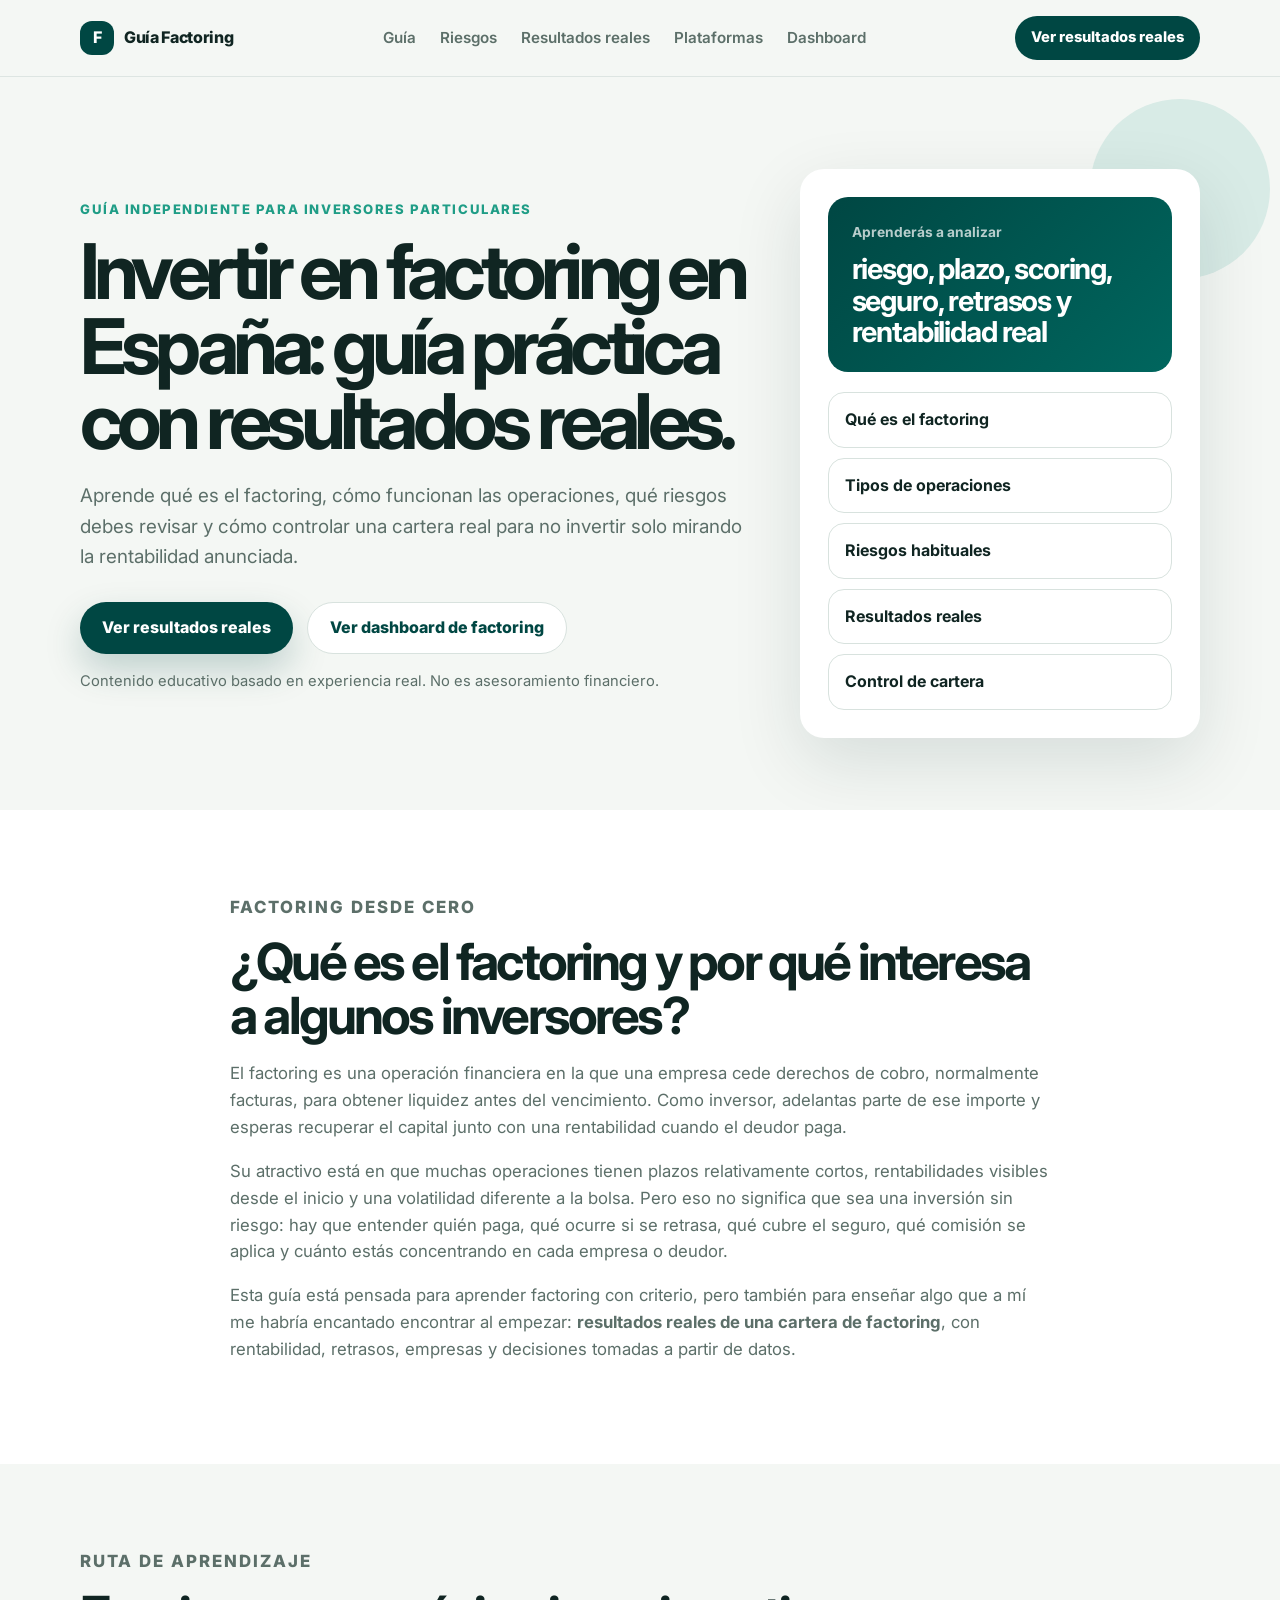
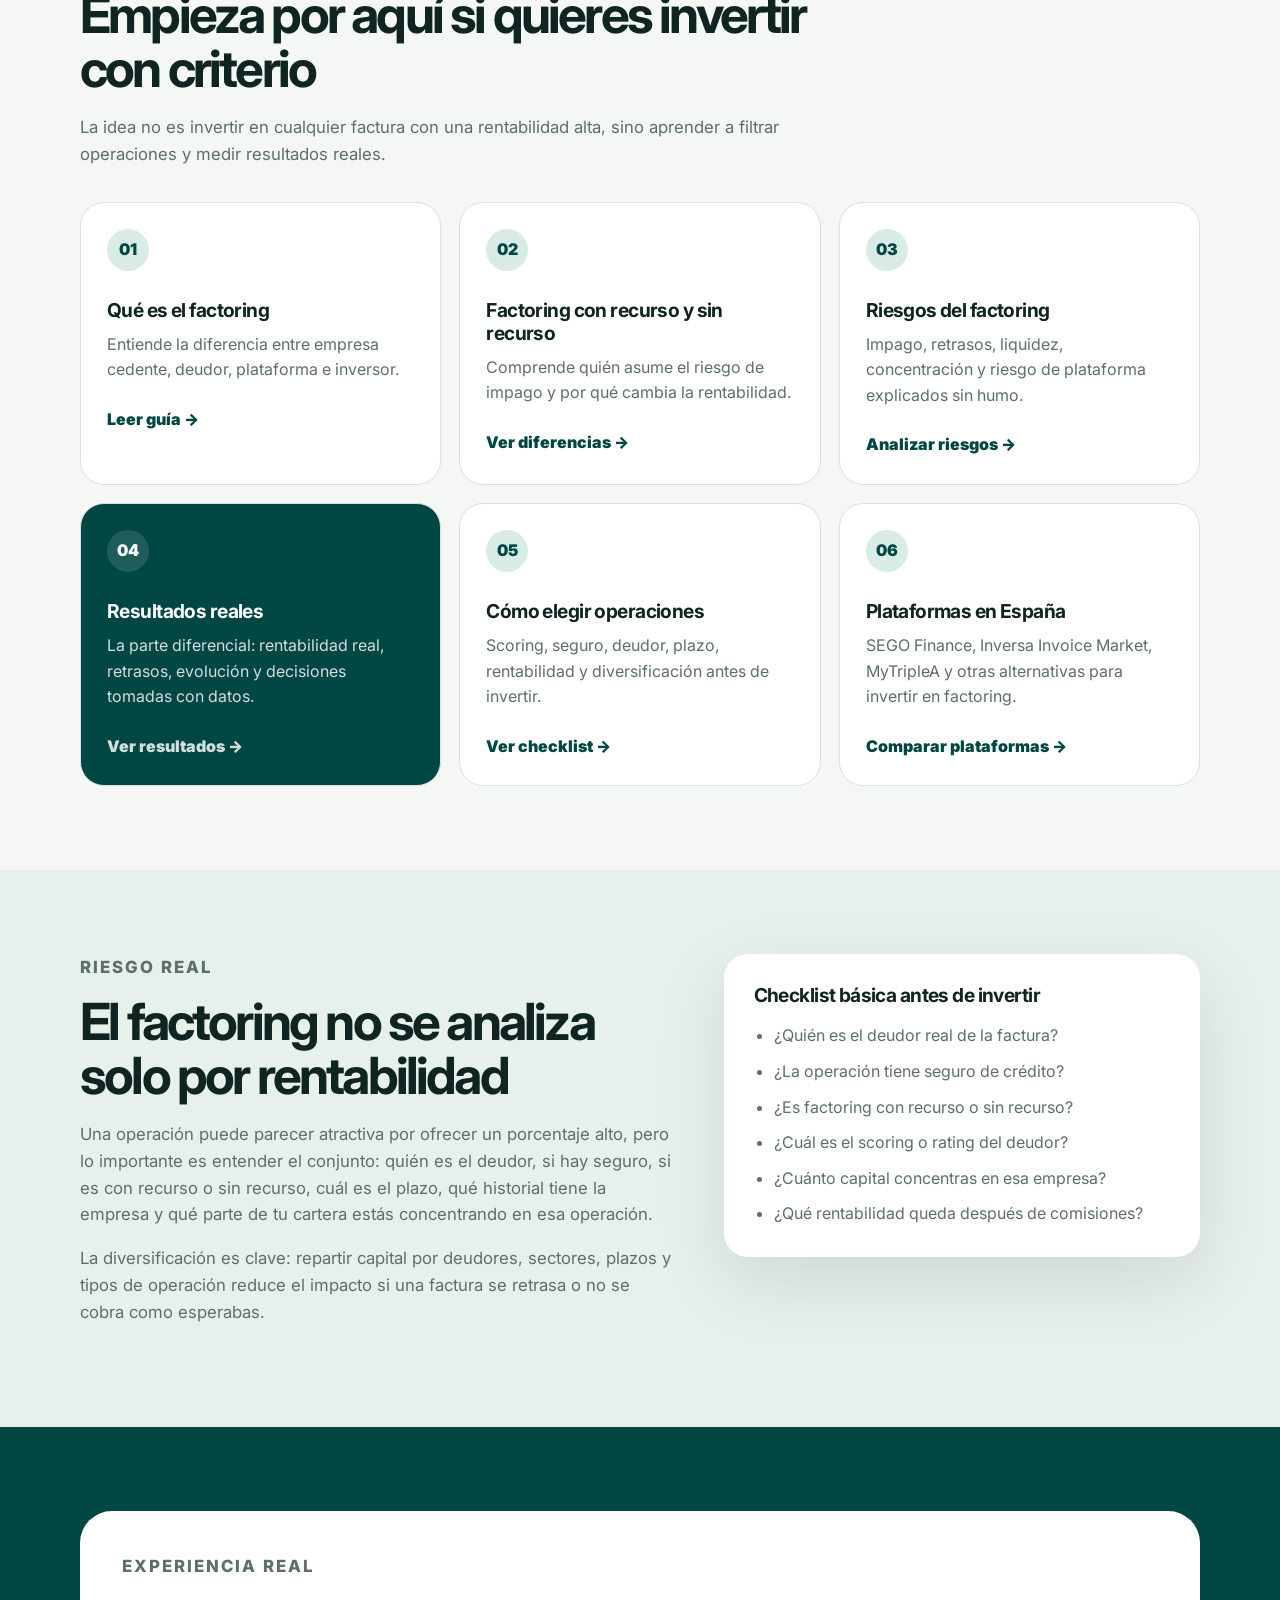
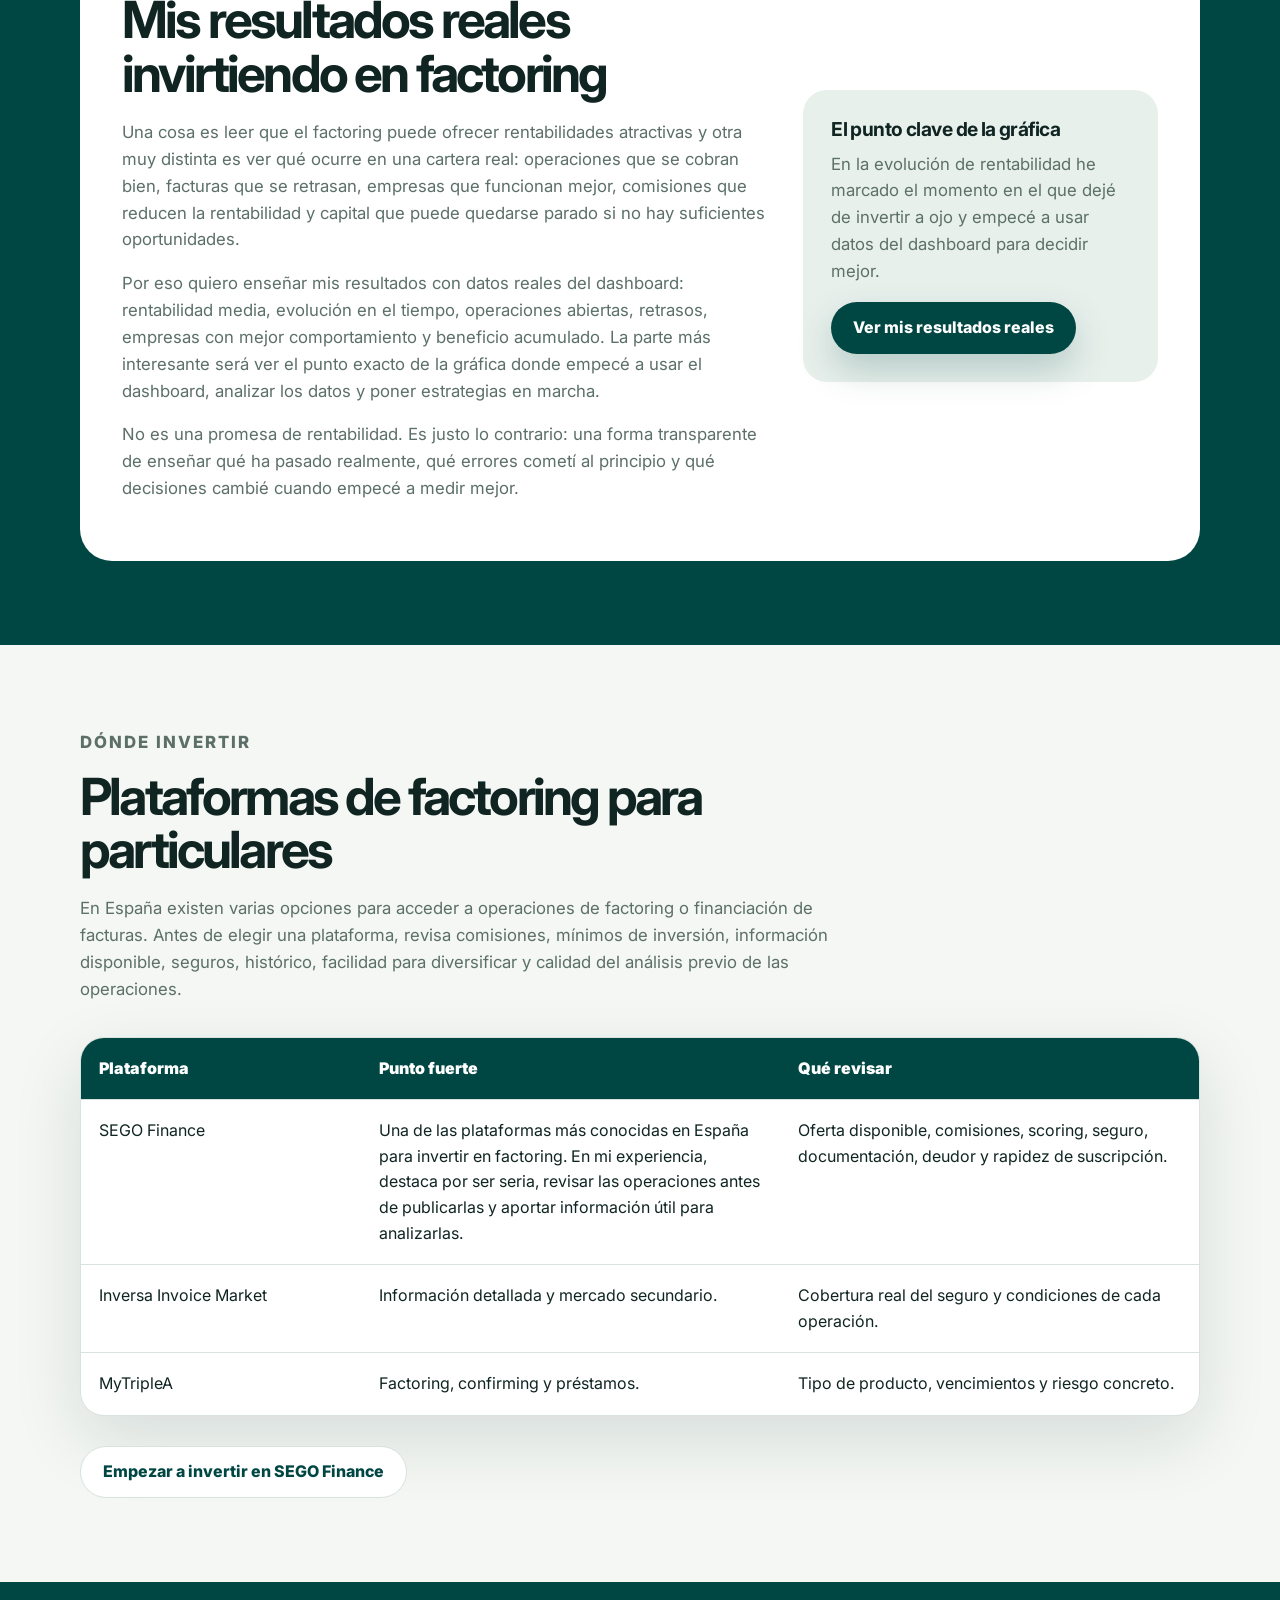
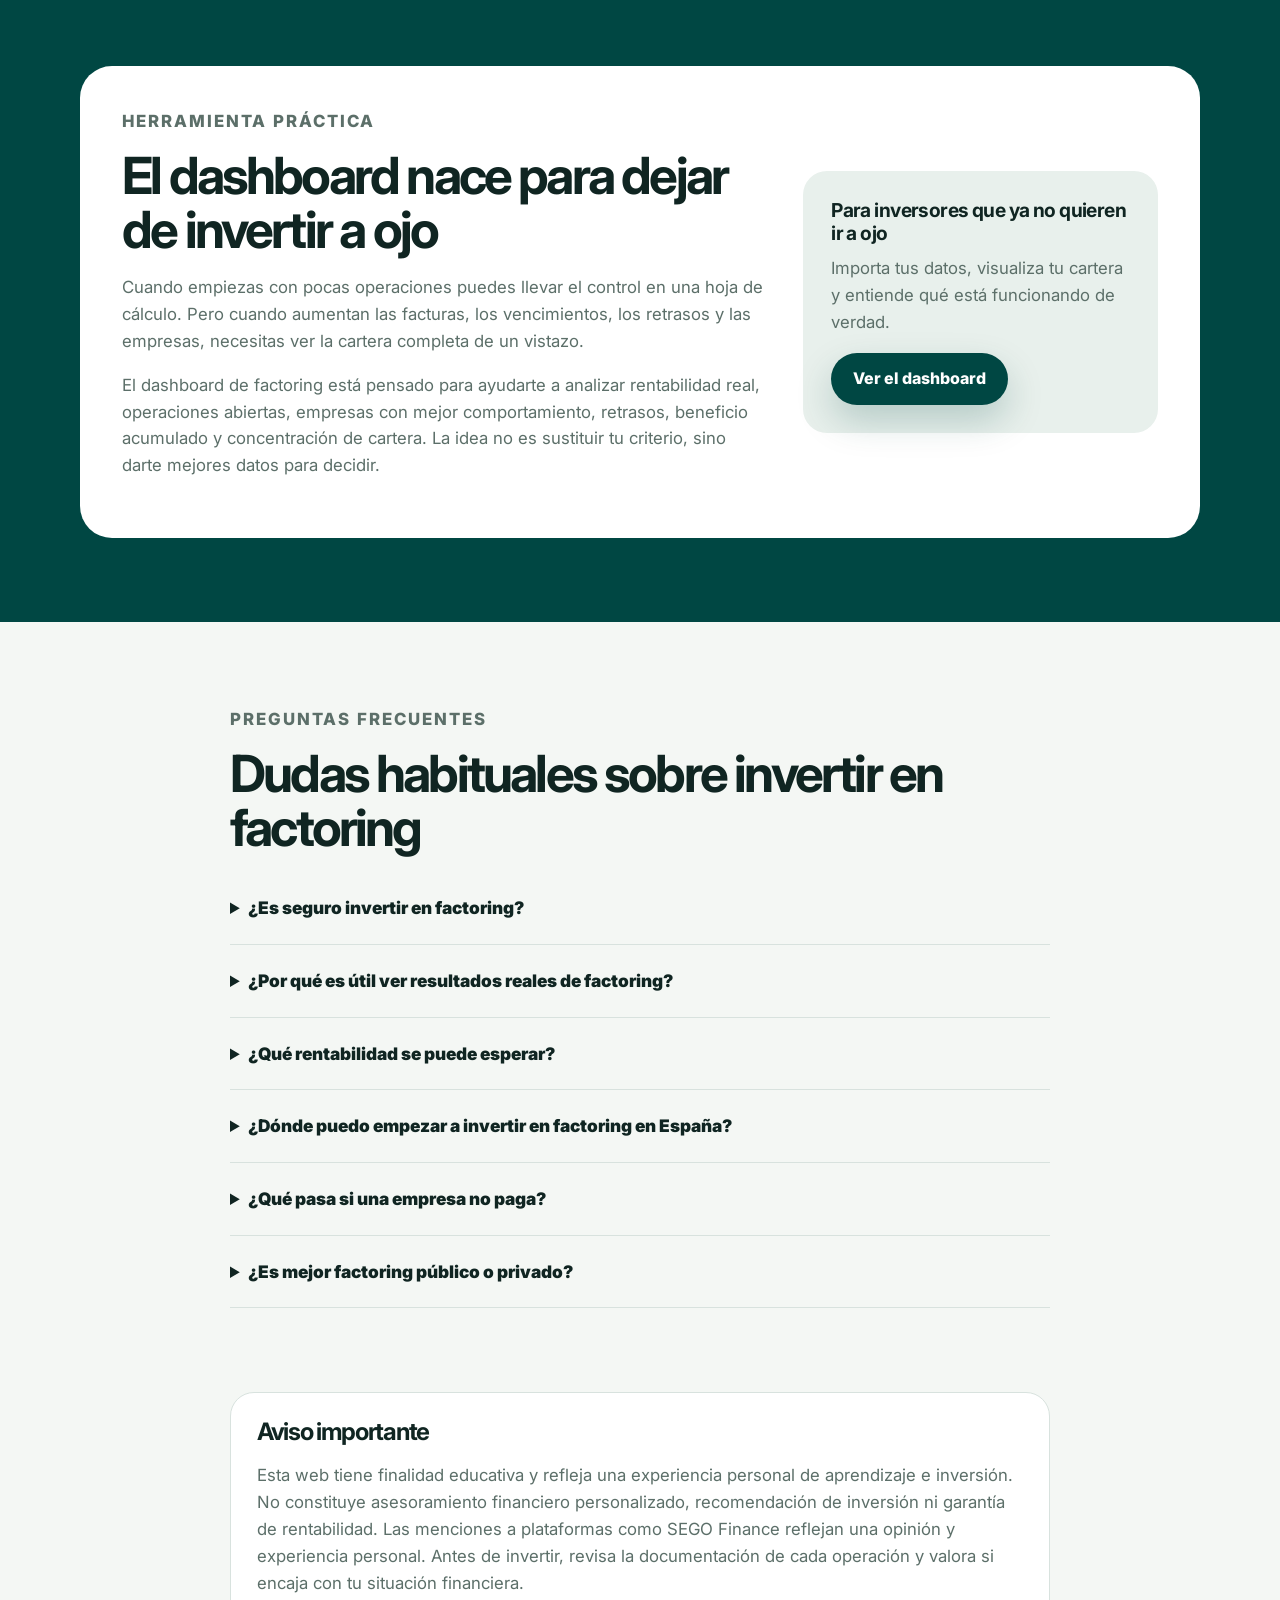
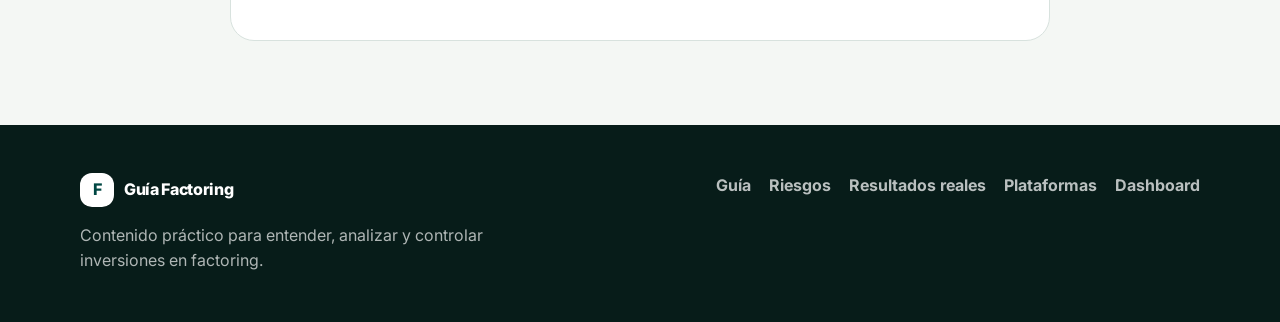
<file: index.html>
<!DOCTYPE html>
<html lang="es">
<head>
  <meta charset="UTF-8" />
  <meta name="viewport" content="width=device-width, initial-scale=1.0" />

  <title>Invertir en Factoring en España: guía y resultados reales</title>
  <meta name="description" content="Guía práctica para invertir en factoring en España: qué es, riesgos, rentabilidad real, plataformas, resultados reales y cómo controlar tus operaciones con un dashboard." />
  <meta name="robots" content="index, follow" />
  <link rel="canonical" href="https://anblanch.github.io/guia-factoring/" />

  <meta property="og:type" content="website" />
  <meta property="og:title" content="Invertir en Factoring en España: guía práctica y resultados reales" />
  <meta property="og:description" content="Aprende qué es el factoring, cómo analizar riesgos, cómo controlar tu cartera y por qué ver resultados reales puede ayudarte a invertir con más criterio." />
  <meta property="og:url" content="https://anblanch.github.io/guia-factoring/" />
  <meta property="og:image" content="https://anblanch.github.io/guia-factoring/factoring-og.jpg" />
  <meta name="google-site-verification" content="lwTbjmG_URt6NmHaF0GnJcpMwwlThwc6qsTA37tQsCk" />

  <meta name="twitter:card" content="summary_large_image" />
  <meta name="twitter:title" content="Invertir en Factoring en España" />
  <meta name="twitter:description" content="Guía práctica para entender el factoring, analizar riesgos, ver resultados reales y controlar tus inversiones." />

  <link rel="preconnect" href="https://fonts.googleapis.com" />
  <link rel="preconnect" href="https://fonts.gstatic.com" crossorigin />
  <link href="https://fonts.googleapis.com/css2?family=Inter:wght@400;500;600;700;800&display=swap" rel="stylesheet" />
  <link rel="stylesheet" href="https://anblanch.github.io/guia-factoring/styles.css" />

  <script type="application/ld+json">
  {
    "@context": "https://schema.org",
    "@type": "WebSite",
    "name": "Guía de Factoring para Inversores",
    "url": "https://anblanch.github.io/guia-factoring/",
    "description": "Guía práctica para invertir en factoring en España, entender sus riesgos, ver resultados reales y controlar operaciones con criterio.",
    "inLanguage": "es"
  }
  </script>

  <script type="application/ld+json">
  {
    "@context": "https://schema.org",
    "@type": "WebPage",
    "name": "Invertir en factoring en España: guía y resultados reales",
    "url": "https://anblanch.github.io/guia-factoring/",
    "description": "Guía educativa para inversores particulares sobre factoring, riesgos, plataformas, resultados reales y control de cartera.",
    "inLanguage": "es",
    "isPartOf": {
      "@type": "WebSite",
      "name": "Guía de Factoring para Inversores",
      "url": "https://anblanch.github.io/guia-factoring/"
    },
    "author": {
      "@type": "Person",
      "name": "@Uppsala_invest"
    }
  }
  </script>

  <script type="application/ld+json">
  {
    "@context": "https://schema.org",
    "@type": "FAQPage",
    "mainEntity": [
      {
        "@type": "Question",
        "name": "¿Qué es invertir en factoring?",
        "acceptedAnswer": {
          "@type": "Answer",
          "text": "Invertir en factoring consiste en adelantar dinero sobre facturas emitidas por empresas o administraciones para cobrar al vencimiento el capital más una rentabilidad pactada."
        }
      },
      {
        "@type": "Question",
        "name": "¿Cuáles son los principales riesgos del factoring?",
        "acceptedAnswer": {
          "@type": "Answer",
          "text": "Los principales riesgos son el impago del deudor, los retrasos en el cobro, la falta de liquidez hasta vencimiento, la concentración en pocas operaciones y el riesgo de plataforma."
        }
      },
      {
        "@type": "Question",
        "name": "¿Por qué es útil ver resultados reales antes de invertir en factoring?",
        "acceptedAnswer": {
          "@type": "Answer",
          "text": "Porque permite entender cómo se comportan las operaciones en la práctica: rentabilidad real, retrasos, empresas que funcionan mejor, concentración de cartera y efecto de las comisiones."
        }
      },
      {
        "@type": "Question",
        "name": "¿Cómo se puede controlar mejor una cartera de factoring?",
        "acceptedAnswer": {
          "@type": "Answer",
          "text": "Conviene registrar cada operación, empresa, deudor, rentabilidad, plazo, estado, retrasos y beneficio real. Un dashboard permite visualizar estos datos de forma automática."
        }
      },
      {
        "@type": "Question",
        "name": "¿Dónde se puede empezar a invertir en factoring en España?",
        "acceptedAnswer": {
          "@type": "Answer",
          "text": "Existen varias plataformas para acceder a factoring o financiación de facturas. Una de las más conocidas en España es SEGO Finance, aunque cada operación debe analizarse individualmente y toda inversión conlleva riesgo."
        }
      }
    ]
  }
  </script>
</head>
<body>
  <header class="site-header">
    <div class="container nav">
      <a class="logo" href="index.html" aria-label="Inicio Guía Factoring">
        <span class="logo-mark">F</span>
        <span>Guía Factoring</span>
      </a>
      <nav class="nav-links" aria-label="Navegación principal">
        <a href="#guia">Guía</a>
        <a href="#riesgos">Riesgos</a>
        <a href="#resultados">Resultados reales</a>
        <a href="#plataformas">Plataformas</a>
        <a href="#dashboard">Dashboard</a>
      </nav>
      <a class="nav-cta" href="#resultados">Ver resultados reales</a>
    </div>
  </header>

  <main>
    <section class="hero">
      <div class="container hero-grid">
        <div class="hero-content">
          <p class="eyebrow">Guía independiente para inversores particulares</p>
          <h1>Invertir en factoring en España: guía práctica con resultados reales.</h1>
          <p class="hero-text">
            Aprende qué es el factoring, cómo funcionan las operaciones, qué riesgos debes revisar
            y cómo controlar una cartera real para no invertir solo mirando la rentabilidad anunciada.
          </p>
          <div class="hero-actions">
            <a class="btn btn-primary" href="#resultados">Ver resultados reales</a>
            <a class="btn btn-secondary" href="https://anblanch.github.io/dashboard-factoring-landing/">Ver dashboard de factoring</a>
          </div>
          <p class="microcopy">Contenido educativo basado en experiencia real. No es asesoramiento financiero.</p>
        </div>

        <aside class="hero-card" aria-label="Resumen de la guía">
          <div class="metric-card">
            <span class="metric-label">Aprenderás a analizar</span>
            <strong>riesgo, plazo, scoring, seguro, retrasos y rentabilidad real</strong>
          </div>
          <div class="mini-list">
            <p>Qué es el factoring</p>
            <p>Tipos de operaciones</p>
            <p>Riesgos habituales</p>
            <p>Resultados reales</p>
            <p>Control de cartera</p>
          </div>
        </aside>
      </div>
    </section>

    <section class="section intro" id="guia">
      <div class="container narrow">
        <p class="section-kicker">Factoring desde cero</p>
        <h2>¿Qué es el factoring y por qué interesa a algunos inversores?</h2>
        <p>
          El factoring es una operación financiera en la que una empresa cede derechos de cobro,
          normalmente facturas, para obtener liquidez antes del vencimiento. Como inversor, adelantas
          parte de ese importe y esperas recuperar el capital junto con una rentabilidad cuando el deudor paga.
        </p>
        <p>
          Su atractivo está en que muchas operaciones tienen plazos relativamente cortos, rentabilidades
          visibles desde el inicio y una volatilidad diferente a la bolsa. Pero eso no significa que sea una
          inversión sin riesgo: hay que entender quién paga, qué ocurre si se retrasa, qué cubre el seguro,
          qué comisión se aplica y cuánto estás concentrando en cada empresa o deudor.
        </p>
        <p>
          Esta guía está pensada para aprender factoring con criterio, pero también para enseñar algo que a mí
          me habría encantado encontrar al empezar: <strong>resultados reales de una cartera de factoring</strong>,
          con rentabilidad, retrasos, empresas y decisiones tomadas a partir de datos.
        </p>
      </div>
    </section>

    <section class="section cards-section">
      <div class="container">
        <div class="section-heading">
          <p class="section-kicker">Ruta de aprendizaje</p>
          <h2>Empieza por aquí si quieres invertir con criterio</h2>
          <p>La idea no es invertir en cualquier factura con una rentabilidad alta, sino aprender a filtrar operaciones y medir resultados reales.</p>
        </div>

        <div class="cards-grid">
          <article class="content-card">
            <span>01</span>
            <h3>Qué es el factoring</h3>
            <p>Entiende la diferencia entre empresa cedente, deudor, plataforma e inversor.</p>
            <a href="https://anblanch.github.io/guia-factoring/que-es-el-factoring.html">Leer guía →</a>
          </article>

          <article class="content-card">
            <span>02</span>
            <h3>Factoring con recurso y sin recurso</h3>
            <p>Comprende quién asume el riesgo de impago y por qué cambia la rentabilidad.</p>
            <a href="https://anblanch.github.io/guia-factoring/factoring-con-recurso-sin-recurso.html">Ver diferencias →</a>
          </article>

          <article class="content-card">
            <span>03</span>
            <h3>Riesgos del factoring</h3>
            <p>Impago, retrasos, liquidez, concentración y riesgo de plataforma explicados sin humo.</p>
            <a href="https://anblanch.github.io/guia-factoring/riesgos-factoring.html">Analizar riesgos →</a>
          </article>

          <article class="content-card featured-card">
            <span>04</span>
            <h3>Resultados reales</h3>
            <p>La parte diferencial: rentabilidad real, retrasos, evolución y decisiones tomadas con datos.</p>
            <a href="#resultados">Ver resultados →</a>
          </article>

          <article class="content-card">
            <span>05</span>
            <h3>Cómo elegir operaciones</h3>
            <p>Scoring, seguro, deudor, plazo, rentabilidad y diversificación antes de invertir.</p>
            <a href="https://anblanch.github.io/guia-factoring/como-analizar-operacion-factoring.html">Ver checklist →</a>
          </article>

          <article class="content-card">
            <span>06</span>
            <h3>Plataformas en España</h3>
            <p>SEGO Finance, Inversa Invoice Market, MyTripleA y otras alternativas para invertir en factoring.</p>
            <a href="#plataformas">Comparar plataformas →</a>
          </article>
        </div>
      </div>
    </section>

    <section class="section split" id="riesgos">
      <div class="container split-grid">
        <div>
          <p class="section-kicker">Riesgo real</p>
          <h2>El factoring no se analiza solo por rentabilidad</h2>
          <p>
            Una operación puede parecer atractiva por ofrecer un porcentaje alto, pero lo importante es entender
            el conjunto: quién es el deudor, si hay seguro, si es con recurso o sin recurso, cuál es el plazo,
            qué historial tiene la empresa y qué parte de tu cartera estás concentrando en esa operación.
          </p>
          <p>
            La diversificación es clave: repartir capital por deudores, sectores, plazos y tipos de operación
            reduce el impacto si una factura se retrasa o no se cobra como esperabas.
          </p>
        </div>
        <div class="risk-box">
          <h3>Checklist básica antes de invertir</h3>
          <ul>
            <li>¿Quién es el deudor real de la factura?</li>
            <li>¿La operación tiene seguro de crédito?</li>
            <li>¿Es factoring con recurso o sin recurso?</li>
            <li>¿Cuál es el scoring o rating del deudor?</li>
            <li>¿Cuánto capital concentras en esa empresa?</li>
            <li>¿Qué rentabilidad queda después de comisiones?</li>
          </ul>
        </div>
      </div>
    </section>

    <section class="section dashboard" id="resultados">
      <div class="container dashboard-card">
        <div>
          <p class="section-kicker">Experiencia real</p>
          <h2>Mis resultados reales invirtiendo en factoring</h2>
          <p>
            Una cosa es leer que el factoring puede ofrecer rentabilidades atractivas y otra muy distinta es ver
            qué ocurre en una cartera real: operaciones que se cobran bien, facturas que se retrasan, empresas que
            funcionan mejor, comisiones que reducen la rentabilidad y capital que puede quedarse parado si no hay
            suficientes oportunidades.
          </p>
          <p>
            Por eso quiero enseñar mis resultados con datos reales del dashboard: rentabilidad media, evolución
            en el tiempo, operaciones abiertas, retrasos, empresas con mejor comportamiento y beneficio acumulado.
            La parte más interesante será ver el punto exacto de la gráfica donde empecé a usar el dashboard,
            analizar los datos y poner estrategias en marcha.
          </p>
          <p>
            No es una promesa de rentabilidad. Es justo lo contrario: una forma transparente de enseñar qué ha
            pasado realmente, qué errores cometí al principio y qué decisiones cambié cuando empecé a medir mejor.
          </p>
        </div>
        <div class="dashboard-cta">
          <h3>El punto clave de la gráfica</h3>
          <p>
            En la evolución de rentabilidad he marcado el momento en el que dejé de invertir a ojo y empecé a usar
            datos del dashboard para decidir mejor.
          </p>
          <a class="btn btn-primary" href="https://anblanch.github.io/XXX">Ver mis resultados reales</a>
        </div>
      </div>
    </section>

    <section class="section platforms" id="plataformas">
      <div class="container">
        <div class="section-heading">
          <p class="section-kicker">Dónde invertir</p>
          <h2>Plataformas de factoring para particulares</h2>
          <p>
            En España existen varias opciones para acceder a operaciones de factoring o financiación de facturas.
            Antes de elegir una plataforma, revisa comisiones, mínimos de inversión, información disponible,
            seguros, histórico, facilidad para diversificar y calidad del análisis previo de las operaciones.
          </p>
        </div>

        <div class="comparison-table" role="table" aria-label="Comparativa básica de plataformas de factoring">
          <div class="table-row table-head" role="row">
            <div role="columnheader">Plataforma</div>
            <div role="columnheader">Punto fuerte</div>
            <div role="columnheader">Qué revisar</div>
          </div>
          <div class="table-row" role="row">
            <div role="cell">SEGO Finance</div>
            <div role="cell">Una de las plataformas más conocidas en España para invertir en factoring. En mi experiencia, destaca por ser seria, revisar las operaciones antes de publicarlas y aportar información útil para analizarlas.</div>
            <div role="cell">Oferta disponible, comisiones, scoring, seguro, documentación, deudor y rapidez de suscripción.</div>
          </div>
          <div class="table-row" role="row">
            <div role="cell">Inversa Invoice Market</div>
            <div role="cell">Información detallada y mercado secundario.</div>
            <div role="cell">Cobertura real del seguro y condiciones de cada operación.</div>
          </div>
          <div class="table-row" role="row">
            <div role="cell">MyTripleA</div>
            <div role="cell">Factoring, confirming y préstamos.</div>
            <div role="cell">Tipo de producto, vencimientos y riesgo concreto.</div>
          </div>
        </div>

        <div class="hero-actions">
          <a class="btn btn-secondary" href="https://www.segofinance.com/registro?ref=tlTsQN" target="_blank" rel="noopener">Empezar a invertir en SEGO Finance</a>
        </div>
      </div>
    </section>

    <section class="section dashboard" id="dashboard">
      <div class="container dashboard-card">
        <div>
          <p class="section-kicker">Herramienta práctica</p>
          <h2>El dashboard nace para dejar de invertir a ojo</h2>
          <p>
            Cuando empiezas con pocas operaciones puedes llevar el control en una hoja de cálculo.
            Pero cuando aumentan las facturas, los vencimientos, los retrasos y las empresas, necesitas ver
            la cartera completa de un vistazo.
          </p>
          <p>
            El dashboard de factoring está pensado para ayudarte a analizar rentabilidad real, operaciones abiertas,
            empresas con mejor comportamiento, retrasos, beneficio acumulado y concentración de cartera.
            La idea no es sustituir tu criterio, sino darte mejores datos para decidir.
          </p>
        </div>
        <div class="dashboard-cta">
          <h3>Para inversores que ya no quieren ir a ojo</h3>
          <p>Importa tus datos, visualiza tu cartera y entiende qué está funcionando de verdad.</p>
          <a class="btn btn-primary" href="https://anblanch.github.io/dashboard-factoring-landing/">Ver el dashboard</a>
        </div>
      </div>
    </section>

    <section class="section faq">
      <div class="container narrow">
        <p class="section-kicker">Preguntas frecuentes</p>
        <h2>Dudas habituales sobre invertir en factoring</h2>

        <details>
          <summary>¿Es seguro invertir en factoring?</summary>
          <p>No existe inversión sin riesgo. El factoring puede tener plazos cortos y operaciones aseguradas, pero hay riesgo de impago, retrasos, falta de liquidez y concentración.</p>
        </details>

        <details>
          <summary>¿Por qué es útil ver resultados reales de factoring?</summary>
          <p>Porque ayuda a aterrizar la teoría. No solo importa la rentabilidad anunciada: también cuentan los retrasos, las comisiones, la concentración, la disponibilidad de operaciones y el comportamiento real de cada empresa o deudor.</p>
        </details>

        <details>
          <summary>¿Qué rentabilidad se puede esperar?</summary>
          <p>Depende de la plataforma, el tipo de operación, el plazo, el seguro, el riesgo y las comisiones. Es importante calcular la rentabilidad real, no solo la anunciada.</p>
        </details>

        <details>
          <summary>¿Dónde puedo empezar a invertir en factoring en España?</summary>
          <p>Existen varias plataformas. Una de las más conocidas es SEGO Finance, que en mi experiencia destaca por ser seria y por filtrar operaciones antes de publicarlas. Aun así, siempre conviene revisar cada operación individualmente.</p>
        </details>

        <details>
          <summary>¿Qué pasa si una empresa no paga?</summary>
          <p>Depende de si la operación tiene recurso, seguro de crédito o si el inversor asume el riesgo. Por eso es clave leer las condiciones antes de invertir.</p>
        </details>

        <details>
          <summary>¿Es mejor factoring público o privado?</summary>
          <p>El público suele tener menor riesgo de impago, pero puede sufrir retrasos. El privado puede ofrecer más rentabilidad, pero exige analizar mejor el deudor y la operación.</p>
        </details>
      </div>
    </section>

    <section class="section disclaimer">
      <div class="container narrow">
        <h2>Aviso importante</h2>
        <p>
          Esta web tiene finalidad educativa y refleja una experiencia personal de aprendizaje e inversión.
          No constituye asesoramiento financiero personalizado, recomendación de inversión ni garantía de rentabilidad.
          Las menciones a plataformas como SEGO Finance reflejan una opinión y experiencia personal.
          Antes de invertir, revisa la documentación de cada operación y valora si encaja con tu situación financiera.
        </p>
      </div>
    </section>
  </main>

  <footer class="site-footer">
    <div class="container footer-grid">
      <div>
        <a class="logo footer-logo" href="index.html">
          <span class="logo-mark">F</span>
          <span>Guía Factoring</span>
        </a>
        <p>Contenido práctico para entender, analizar y controlar inversiones en factoring.</p>
      </div>
      <div class="footer-links">
        <a href="#guia">Guía</a>
        <a href="#riesgos">Riesgos</a>
        <a href="#resultados">Resultados reales</a>
        <a href="#plataformas">Plataformas</a>
        <a href="https://anblanch.github.io/dashboard-factoring-landing/">Dashboard</a>
      </div>
    </div>
  </footer>
</body>
</html>
</file>
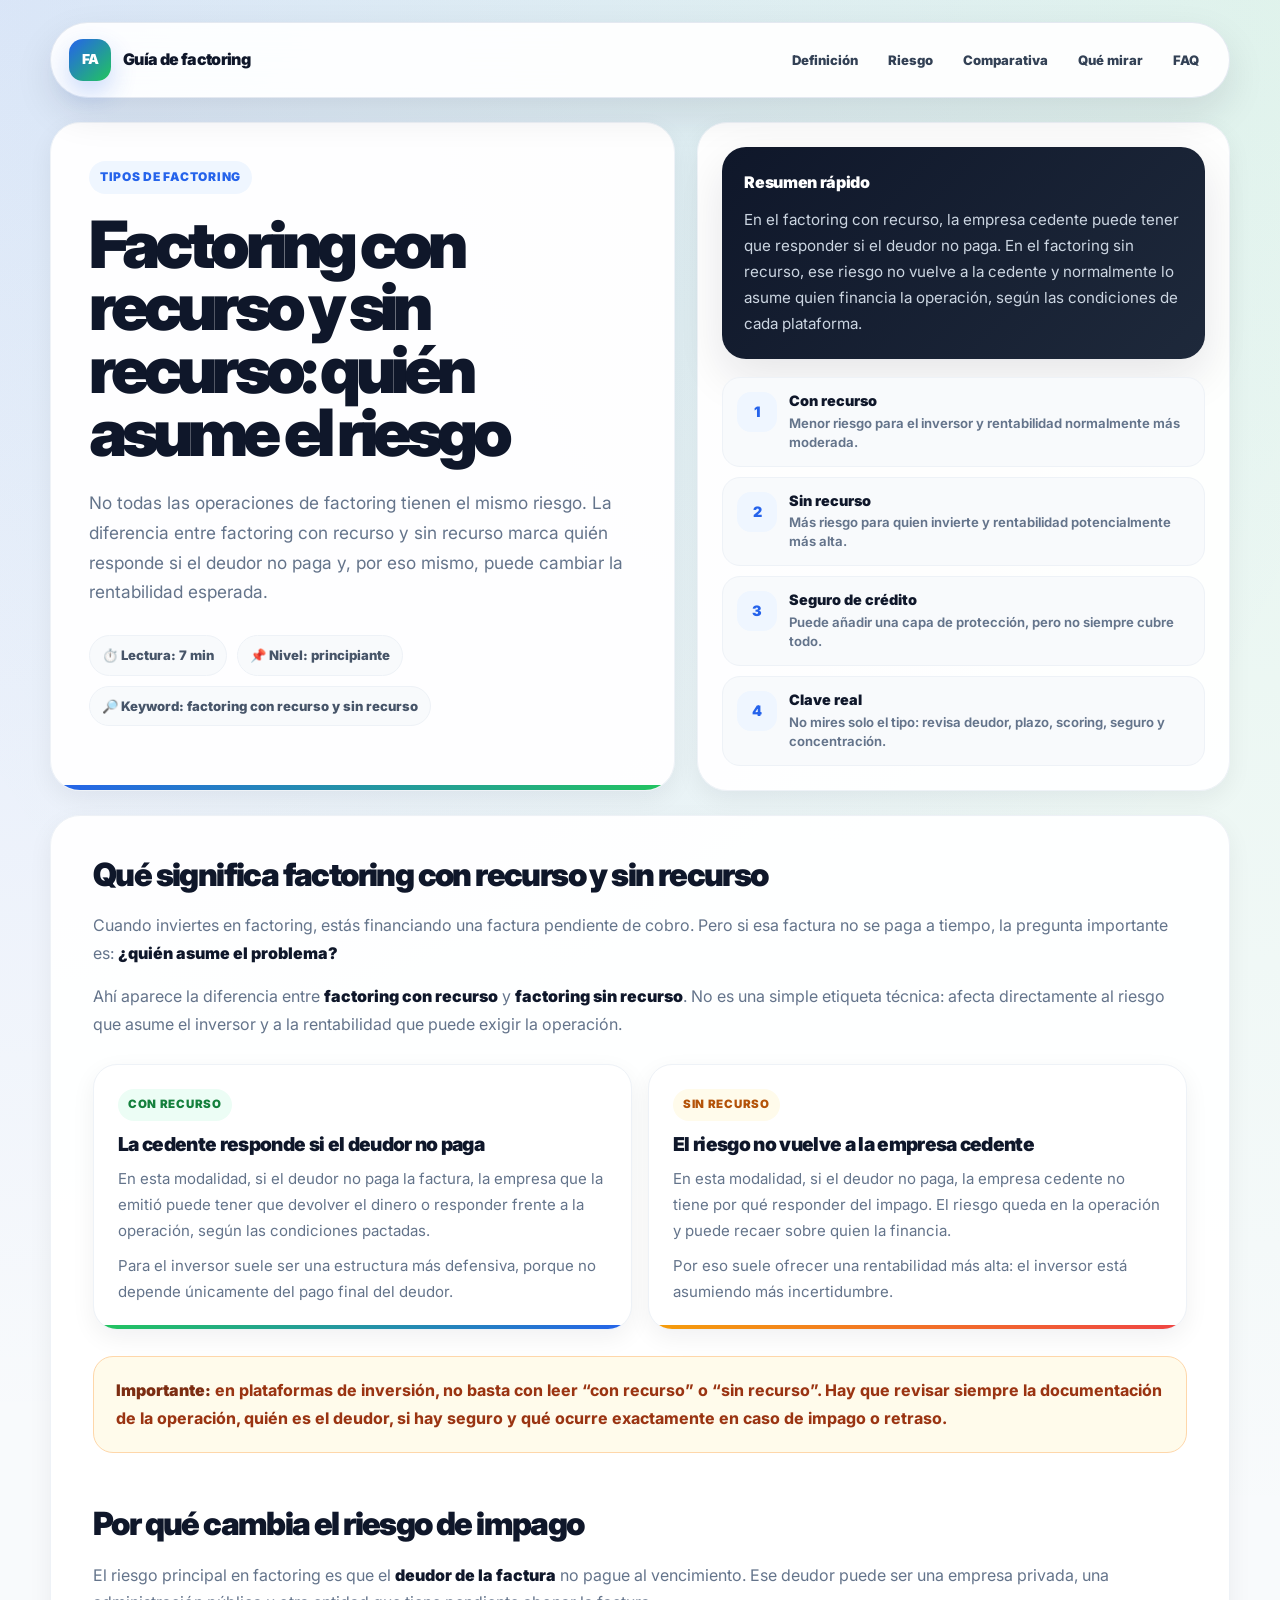
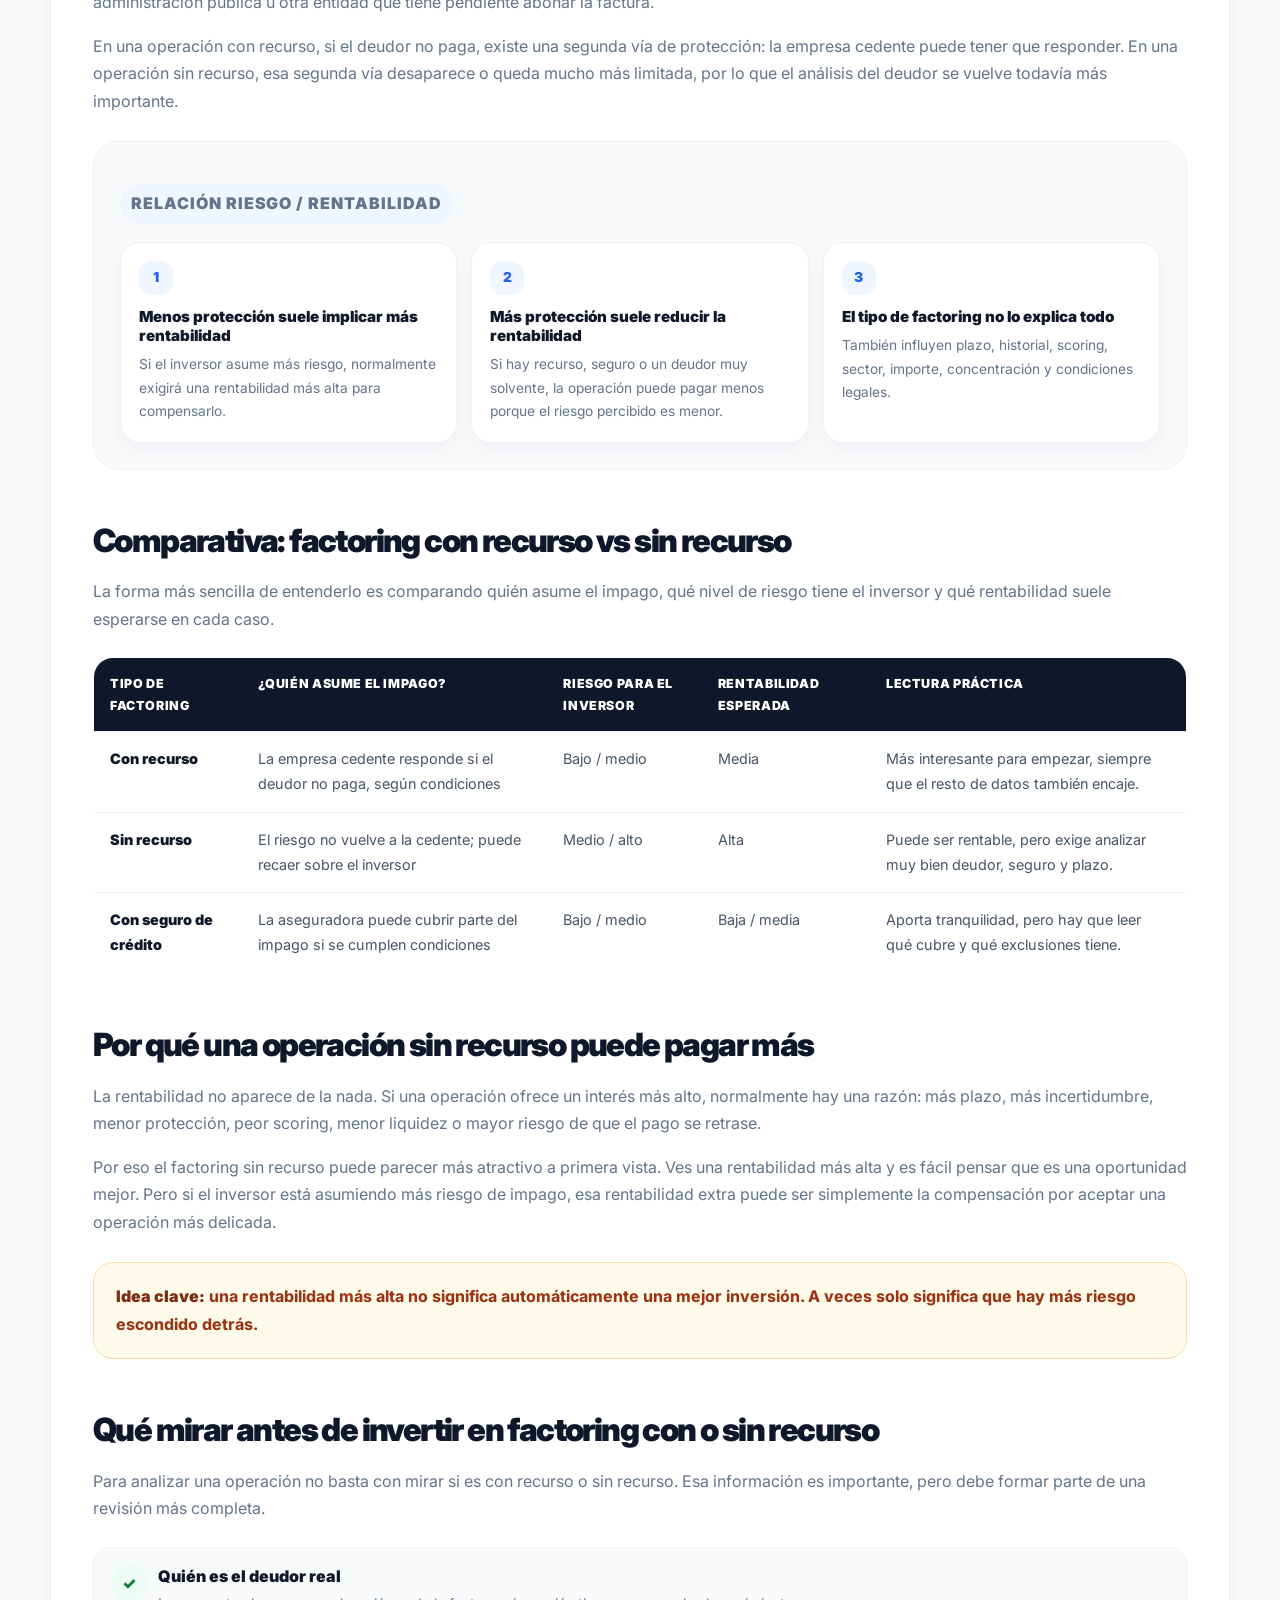
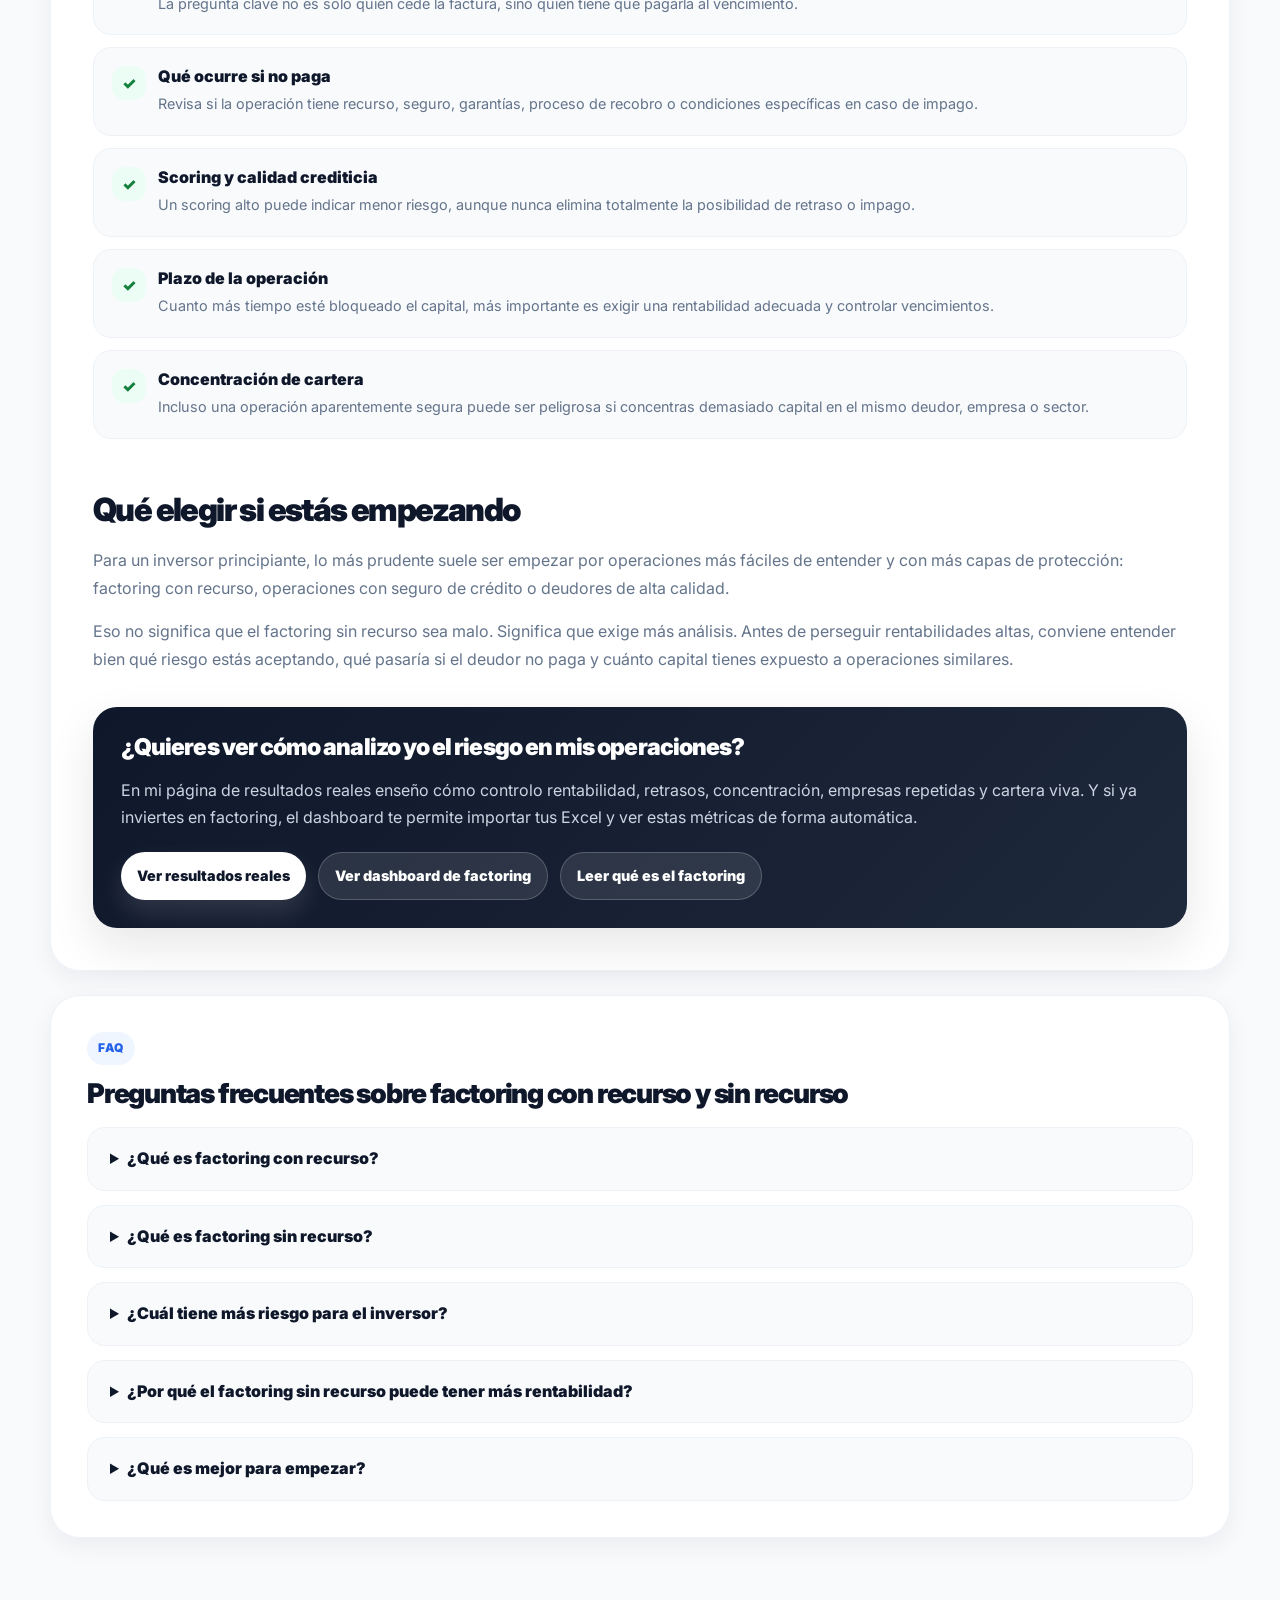
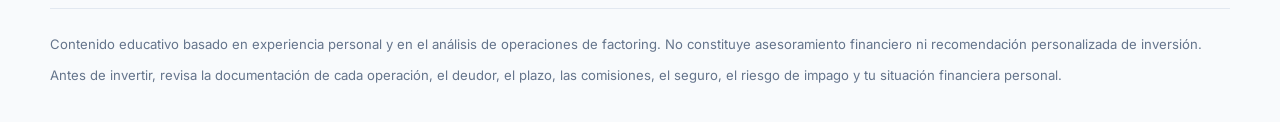
<file: factoring-con-recurso-sin-recurso.html>
<!DOCTYPE html>
<html lang="es">
<head>
  <meta charset="UTF-8" />
  <meta name="viewport" content="width=device-width, initial-scale=1.0" />

  <title>Factoring con recurso y sin recurso: quién asume el riesgo</title>
  <meta name="description" content="Factoring con recurso y sin recurso explicado fácil: quién asume el riesgo de impago, por qué cambia la rentabilidad y qué debe mirar el inversor antes de invertir." />
  <meta name="robots" content="index, follow" />
  <link rel="canonical" href="https://anblanch.github.io/guia-factoring/blog/factoring-con-recurso-sin-recurso.html" />

  <meta property="og:type" content="article" />
  <meta property="og:title" content="Factoring con recurso y sin recurso: quién asume el riesgo" />
  <meta property="og:description" content="Comprende la diferencia entre factoring con recurso y sin recurso, cómo cambia el riesgo de impago y por qué afecta a la rentabilidad." />
  <meta property="og:url" content="https://anblanch.github.io/guia-factoring/blog/factoring-con-recurso-sin-recurso.html" />
  <meta property="og:image" content="https://anblanch.github.io/guia-factoring/factoring-og.jpg" />

  <meta name="twitter:card" content="summary_large_image" />
  <meta name="twitter:title" content="Factoring con recurso y sin recurso" />
  <meta name="twitter:description" content="Quién asume el riesgo de impago en factoring y por qué cambia la rentabilidad." />

  <link rel="preconnect" href="https://fonts.googleapis.com" />
  <link rel="preconnect" href="https://fonts.gstatic.com" crossorigin />
  <link href="https://fonts.googleapis.com/css2?family=Inter:wght@400;500;600;700;800;900&display=swap" rel="stylesheet" />

  <script type="application/ld+json">
  {
    "@context": "https://schema.org",
    "@type": "Article",
    "headline": "Factoring con recurso y sin recurso: quién asume el riesgo de impago",
    "description": "Guía sencilla para entender la diferencia entre factoring con recurso y sin recurso, cómo se reparte el riesgo de impago y por qué cambia la rentabilidad.",
    "author": {
      "@type": "Person",
      "name": "Ángela Blanch"
    },
    "inLanguage": "es",
    "datePublished": "2026-07-16",
    "dateModified": "2026-07-16",
    "mainEntityOfPage": "https://anblanch.github.io/guia-factoring/blog/factoring-con-recurso-sin-recurso.html"
  }
  </script>

  <script type="application/ld+json">
  {
    "@context": "https://schema.org",
    "@type": "BreadcrumbList",
    "itemListElement": [
      {
        "@type": "ListItem",
        "position": 1,
        "name": "Guía de factoring",
        "item": "https://anblanch.github.io/guia-factoring/"
      },
      {
        "@type": "ListItem",
        "position": 2,
        "name": "Blog",
        "item": "https://anblanch.github.io/guia-factoring/blog/"
      },
      {
        "@type": "ListItem",
        "position": 3,
        "name": "Factoring con recurso y sin recurso",
        "item": "https://anblanch.github.io/guia-factoring/blog/factoring-con-recurso-sin-recurso.html"
      }
    ]
  }
  </script>

  <script type="application/ld+json">
  {
    "@context": "https://schema.org",
    "@type": "FAQPage",
    "mainEntity": [
      {
        "@type": "Question",
        "name": "¿Qué es el factoring con recurso?",
        "acceptedAnswer": {
          "@type": "Answer",
          "text": "El factoring con recurso es una modalidad en la que, si el deudor no paga la factura, la empresa cedente debe responder frente al impago según las condiciones de la operación. Para el inversor suele implicar menor riesgo que una operación sin recurso."
        }
      },
      {
        "@type": "Question",
        "name": "¿Qué es el factoring sin recurso?",
        "acceptedAnswer": {
          "@type": "Answer",
          "text": "El factoring sin recurso es una modalidad en la que el riesgo de impago no vuelve a la empresa cedente. En plataformas de inversión, esto puede implicar que el inversor asuma más riesgo si el deudor no paga."
        }
      },
      {
        "@type": "Question",
        "name": "¿Por qué el factoring sin recurso suele tener más rentabilidad?",
        "acceptedAnswer": {
          "@type": "Answer",
          "text": "Porque normalmente implica más riesgo para quien financia la operación. Cuando el inversor asume más incertidumbre, la rentabilidad esperada suele ser mayor para compensar ese riesgo adicional."
        }
      },
      {
        "@type": "Question",
        "name": "¿Qué es mejor para un principiante, factoring con recurso o sin recurso?",
        "acceptedAnswer": {
          "@type": "Answer",
          "text": "Para empezar, suele ser más prudente priorizar operaciones con recurso, con seguro de crédito o con deudores de alta calidad. Las operaciones sin recurso pueden ser interesantes, pero exigen analizar mejor el riesgo."
        }
      }
    ]
  }
  </script>

  <style>
    :root {
      --bg-page: #f8fafc;
      --bg-card: #ffffff;
      --bg-soft: #f1f5f9;
      --text-main: #0f172a;
      --text-muted: #64748b;
      --text-soft: #94a3b8;
      --primary: #2563eb;
      --primary-dark: #1d4ed8;
      --primary-soft: #eff6ff;
      --green: #22c55e;
      --green-dark: #15803d;
      --green-soft: #ecfdf5;
      --orange: #f59e0b;
      --orange-soft: #fffbeb;
      --red: #ef4444;
      --red-soft: #fef2f2;
      --border: #e2e8f0;
      --border-soft: #eef2f7;
      --radius-md: 16px;
      --radius-lg: 22px;
      --radius-xl: 30px;
      --shadow-sm: 0 8px 24px rgba(15, 23, 42, 0.06);
      --shadow-md: 0 18px 46px rgba(15, 23, 42, 0.10);
      --shadow-lg: 0 28px 80px rgba(15, 23, 42, 0.16);
      --max-width: 1180px;
      --article-width: 1180px;
    }

    * { box-sizing: border-box; margin: 0; padding: 0; }
    html { scroll-behavior: smooth; scroll-padding-top: 120px; }

    body {
      min-height: 100vh;
      font-family: Inter, -apple-system, BlinkMacSystemFont, "Segoe UI", Roboto, Helvetica, Arial, sans-serif;
      background:
        radial-gradient(circle at top left, rgba(37, 99, 235, 0.13), transparent 28%),
        radial-gradient(circle at top right, rgba(34, 197, 94, 0.10), transparent 30%),
        var(--bg-page);
      color: var(--text-main);
      line-height: 1.72;
    }

    a { color: inherit; text-decoration: none; }
    p { margin: 0; }
    strong { font-weight: 900; color: var(--text-main); }

    .topbar {
      position: sticky;
      top: 18px;
      z-index: 50;
      width: calc(100% - 36px);
      max-width: var(--max-width);
      margin: 22px auto;
      padding: 16px 18px;
      display: flex;
      justify-content: space-between;
      align-items: center;
      gap: 18px;
      background: rgba(255, 255, 255, 0.92);
      border: 1px solid rgba(226, 232, 240, 0.92);
      border-radius: 999px;
      box-shadow: 0 16px 38px rgba(15, 23, 42, 0.10);
      backdrop-filter: blur(16px);
    }

    .brand {
      display: flex;
      align-items: center;
      gap: 12px;
      min-width: 0;
      font-weight: 950;
      letter-spacing: -0.04em;
    }

    .brand-mark {
      width: 42px;
      height: 42px;
      border-radius: 14px;
      display: grid;
      place-items: center;
      background: linear-gradient(135deg, var(--primary), var(--green));
      color: #ffffff;
      font-size: 0.86rem;
      box-shadow: 0 12px 26px rgba(37, 99, 235, 0.24);
      flex: 0 0 auto;
    }

    .topnav {
      display: flex;
      align-items: center;
      gap: 6px;
      overflow-x: auto;
      scrollbar-width: none;
    }
    .topnav::-webkit-scrollbar { display: none; }

    .topnav a {
      padding: 8px 12px;
      border-radius: 999px;
      color: #334155;
      font-size: 0.82rem;
      font-weight: 850;
      white-space: nowrap;
      transition: background 0.2s ease, color 0.2s ease, transform 0.2s ease;
    }
    .topnav a:hover {
      transform: translateY(-1px);
      background: var(--primary-soft);
      color: var(--primary);
    }

    .container {
      width: calc(100% - 36px);
      max-width: var(--max-width);
      margin: 0 auto 70px;
    }

    .hero {
      display: grid;
      grid-template-columns: minmax(0, 1.08fr) minmax(330px, 0.92fr);
      gap: 22px;
      align-items: stretch;
      margin-top: 24px;
    }

    .hero-main,
    .hero-side,
    .card,
    .article-card,
    .faq-card {
      background: rgba(255, 255, 255, 0.96);
      border: 1px solid var(--border-soft);
      border-radius: var(--radius-xl);
      box-shadow: var(--shadow-sm);
    }

    .hero-main {
      position: relative;
      overflow: hidden;
      padding: 38px;
    }
    .hero-main::after {
      content: "";
      position: absolute;
      inset: auto 0 0 0;
      height: 5px;
      background: linear-gradient(90deg, var(--primary), var(--green));
    }

    .eyebrow {
      display: inline-flex;
      align-items: center;
      gap: 7px;
      width: fit-content;
      padding: 6px 11px;
      border-radius: 999px;
      background: var(--primary-soft);
      color: var(--primary);
      font-size: 0.75rem;
      font-weight: 900;
      letter-spacing: 0.06em;
      text-transform: uppercase;
    }

    h1 {
      margin-top: 20px;
      max-width: 900px;
      color: var(--text-main);
      font-size: clamp(2.25rem, 5.1vw, 4.6rem);
      line-height: 0.96;
      letter-spacing: -0.075em;
      font-weight: 950;
    }

    .hero-lead {
      margin-top: 24px;
      max-width: 780px;
      color: var(--text-muted);
      font-size: 1.08rem;
    }

    .hero-meta {
      display: flex;
      align-items: center;
      flex-wrap: wrap;
      gap: 10px;
      margin-top: 28px;
    }

    .pill {
      display: inline-flex;
      align-items: center;
      gap: 7px;
      padding: 8px 12px;
      border-radius: 999px;
      background: #f8fafc;
      border: 1px solid var(--border-soft);
      color: #475569;
      font-size: 0.82rem;
      font-weight: 850;
    }

    .hero-side {
      padding: 24px;
      display: flex;
      flex-direction: column;
      justify-content: space-between;
      gap: 18px;
    }

    .definition-box {
      padding: 22px;
      border-radius: 24px;
      background: linear-gradient(135deg, #0f172a, #1e293b);
      color: #ffffff;
      box-shadow: var(--shadow-md);
    }
    .definition-box h2 {
      font-size: 1rem;
      font-weight: 950;
      letter-spacing: -0.02em;
      margin-bottom: 10px;
    }
    .definition-box p {
      color: #cbd5e1;
      font-size: 0.95rem;
    }

    .quick-list {
      display: grid;
      gap: 10px;
    }

    .quick-item {
      display: grid;
      grid-template-columns: 40px 1fr;
      gap: 12px;
      align-items: start;
      padding: 14px;
      border-radius: 18px;
      background: #f8fafc;
      border: 1px solid var(--border-soft);
    }
    .quick-icon {
      width: 40px;
      height: 40px;
      border-radius: 14px;
      display: inline-flex;
      align-items: center;
      justify-content: center;
      background: var(--primary-soft);
      color: var(--primary);
      font-size: 0.9rem;
      font-weight: 950;
      line-height: 1;
      flex: 0 0 auto;
    }
    .quick-item strong { display: block; font-size: 0.9rem; line-height: 1.22; }
    .quick-item span:not(.quick-icon) { display: block; margin-top: 4px; color: var(--text-muted); font-size: 0.82rem; line-height: 1.45; font-weight: 650; }

    .article-card,
    .faq-card {
      max-width: var(--article-width);
      margin: 24px auto 0;
    }

    .article-card {
      padding: 42px;
      border-radius: var(--radius-xl);
    }

    .article-card section + section { margin-top: 54px; }

    .article-card h2 {
      margin: 0 0 20px;
      color: var(--text-main);
      font-size: clamp(1.6rem, 2.5vw, 2.25rem);
      line-height: 1.08;
      letter-spacing: -0.05em;
      font-weight: 950;
    }

    .article-card h3 {
      margin: 30px 0 12px;
      color: var(--text-main);
      font-size: 1.22rem;
      line-height: 1.18;
      letter-spacing: -0.035em;
      font-weight: 950;
    }

    .article-card p {
      margin-top: 16px;
      color: var(--text-muted);
      font-size: 1rem;
    }

    .article-card ul,
    .article-card ol {
      margin: 16px 0 0 22px;
      color: var(--text-muted);
    }
    .article-card li { margin-top: 9px; padding-left: 4px; }

    .note {
      margin-top: 26px;
      padding: 20px 22px;
      border-radius: 20px;
      background: var(--orange-soft);
      border: 1px solid #fed7aa;
      color: #9a3412;
      font-weight: 750;
    }
    .note strong { color: #7c2d12; }

    .risk-summary {
      margin-top: 26px;
      display: grid;
      grid-template-columns: repeat(2, minmax(0, 1fr));
      gap: 16px;
    }

    .risk-card {
      position: relative;
      overflow: hidden;
      padding: 24px;
      border-radius: 24px;
      background: #ffffff;
      border: 1px solid var(--border-soft);
      box-shadow: var(--shadow-sm);
    }
    .risk-card::after {
      content: "";
      position: absolute;
      inset: auto 0 0 0;
      height: 4px;
    }
    .risk-card.safe::after { background: linear-gradient(90deg, var(--green), var(--primary)); }
    .risk-card.risky::after { background: linear-gradient(90deg, var(--orange), var(--red)); }
    .risk-label {
      display: inline-flex;
      margin-bottom: 12px;
      padding: 6px 10px;
      border-radius: 999px;
      font-size: 0.72rem;
      font-weight: 950;
      text-transform: uppercase;
      letter-spacing: 0.06em;
    }
    .risk-card.safe .risk-label { background: var(--green-soft); color: var(--green-dark); }
    .risk-card.risky .risk-label { background: var(--orange-soft); color: #b45309; }
    .risk-card h3 { margin: 0 0 10px; font-size: 1.2rem; }
    .risk-card p { margin-top: 10px; font-size: 0.94rem; }

    .comparison {
      margin-top: 26px;
      padding: 26px;
      border-radius: 26px;
      background: #f8fafc;
      border: 1px solid var(--border-soft);
    }
    .comparison-grid {
      display: grid;
      grid-template-columns: repeat(3, minmax(0, 1fr));
      gap: 14px;
      margin-top: 18px;
    }
    .metric-card {
      padding: 18px;
      border-radius: 20px;
      background: #ffffff;
      border: 1px solid var(--border-soft);
      box-shadow: 0 8px 18px rgba(15, 23, 42, 0.045);
    }
    .metric-card .num {
      width: 34px;
      height: 34px;
      display: inline-flex;
      align-items: center;
      justify-content: center;
      margin-bottom: 12px;
      border-radius: 13px;
      background: var(--primary-soft);
      color: var(--primary);
      font-size: 0.86rem;
      font-weight: 950;
      line-height: 1;
    }
    .metric-card strong { display: block; font-size: 0.95rem; line-height: 1.25; }
    .metric-card p { margin-top: 8px; font-size: 0.86rem; }

    .table-wrap {
      width: 100%;
      overflow-x: auto;
      border-radius: 20px;
      margin-top: 24px;
    }
    .comparison-table {
      width: 100%;
      min-width: 720px;
      border-collapse: collapse;
      overflow: hidden;
      border-radius: 20px;
      background: #ffffff;
      border: 1px solid var(--border-soft);
    }
    .comparison-table th,
    .comparison-table td {
      padding: 15px 16px;
      text-align: left;
      border-bottom: 1px solid var(--border-soft);
      color: #475569;
      font-size: 0.9rem;
      vertical-align: top;
    }
    .comparison-table th {
      background: #0f172a;
      color: #ffffff;
      font-size: 0.78rem;
      font-weight: 950;
      text-transform: uppercase;
      letter-spacing: 0.05em;
    }
    .comparison-table td:first-child {
      color: var(--text-main);
      font-weight: 900;
    }

    .checklist {
      margin-top: 24px;
      display: grid;
      gap: 12px;
    }
    .check-item {
      display: grid;
      grid-template-columns: 34px 1fr;
      gap: 12px;
      align-items: start;
      padding: 18px;
      border-radius: 18px;
      background: #f8fafc;
      border: 1px solid var(--border-soft);
    }
    .check-mark {
      width: 34px;
      height: 34px;
      display: inline-flex;
      align-items: center;
      justify-content: center;
      border-radius: 13px;
      background: var(--green-soft);
      color: var(--green-dark);
      font-weight: 950;
      line-height: 1;
    }
    .check-item strong { display: block; line-height: 1.25; }
    .check-item p { margin-top: 6px; font-size: 0.9rem; }

    .inline-cta {
      margin-top: 34px;
      padding: 28px;
      border-radius: 24px;
      background: linear-gradient(135deg, #0f172a, #1e293b);
      color: #ffffff;
      box-shadow: var(--shadow-md);
    }
    .inline-cta h2 {
      margin: 0 0 12px;
      color: #ffffff;
      font-size: 1.45rem;
      letter-spacing: -0.04em;
      line-height: 1.1;
    }
    .inline-cta p { color: #cbd5e1; }

    .btn-row {
      display: flex;
      flex-wrap: wrap;
      gap: 12px;
      margin-top: 20px;
    }
    .btn {
      display: inline-flex;
      align-items: center;
      justify-content: center;
      min-height: 44px;
      padding: 11px 16px;
      border-radius: 999px;
      font-size: 0.9rem;
      font-weight: 880;
      transition: transform 0.2s ease, box-shadow 0.2s ease, background 0.2s ease;
    }
    .btn:hover { transform: translateY(-1px); }
    .btn-primary {
      background: #ffffff;
      color: #0f172a;
      box-shadow: 0 12px 26px rgba(255, 255, 255, 0.12);
    }
    .btn-secondary {
      background: rgba(255, 255, 255, 0.10);
      color: #ffffff;
      border: 1px solid rgba(255, 255, 255, 0.20);
    }

    .faq-card {
      padding: 36px;
      border-radius: var(--radius-xl);
    }
    .faq-card h2 {
      margin: 14px 0 18px;
      font-size: 1.7rem;
      letter-spacing: -0.045em;
      line-height: 1.1;
      font-weight: 950;
    }
    details {
      margin-top: 14px;
      padding: 20px 22px;
      border-radius: 18px;
      background: #f8fafc;
      border: 1px solid var(--border-soft);
    }
    summary {
      cursor: pointer;
      color: var(--text-main);
      font-weight: 900;
      line-height: 1.35;
    }
    details p {
      margin-top: 14px;
      color: var(--text-muted);
      font-size: 0.96rem;
    }

    .footer {
      width: calc(100% - 36px);
      max-width: var(--article-width);
      margin: 0 auto 36px;
      padding-top: 24px;
      color: var(--text-muted);
      font-size: 0.82rem;
      border-top: 1px solid var(--border);
    }
    .footer p + p { margin-top: 8px; }

    @media (max-width: 1050px) {
      .hero { grid-template-columns: 1fr; }
      .comparison-grid { grid-template-columns: 1fr; }
    }

    @media (max-width: 720px) {
      .topbar {
        border-radius: 24px;
        align-items: flex-start;
        flex-direction: column;
      }
      .topnav { width: 100%; }
      .hero-main,
      .article-card,
      .faq-card { padding: 24px; }
      h1 { font-size: 2.35rem; }
      .risk-summary { grid-template-columns: 1fr; }
      .btn { width: 100%; }
    }
  </style>
</head>

<body>
  <header class="topbar">
    <a class="brand" href="https://anblanch.github.io/guia-factoring/" aria-label="Volver a la guía de factoring">
      <span class="brand-mark">FA</span>
      <span>Guía de factoring</span>
    </a>
    <nav class="topnav" aria-label="Navegación del artículo">
      <a href="#definicion">Definición</a>
      <a href="#riesgo">Riesgo</a>
      <a href="#comparativa">Comparativa</a>
      <a href="#analizar">Qué mirar</a>
      <a href="#faq">FAQ</a>
    </nav>
  </header>

  <main class="container">
    <section class="hero">
      <article class="hero-main">
        <p class="eyebrow">Tipos de factoring</p>
        <h1>Factoring con recurso y sin recurso: quién asume el riesgo</h1>
        <p class="hero-lead">
          No todas las operaciones de factoring tienen el mismo riesgo. La diferencia entre factoring con recurso y sin recurso marca quién responde si el deudor no paga y, por eso mismo, puede cambiar la rentabilidad esperada.
        </p>
        <div class="hero-meta">
          <span class="pill">⏱️ Lectura: 7 min</span>
          <span class="pill">📌 Nivel: principiante</span>
          <span class="pill">🔎 Keyword: factoring con recurso y sin recurso</span>
        </div>
      </article>

      <aside class="hero-side" aria-label="Resumen rápido del artículo">
        <div class="definition-box">
          <h2>Resumen rápido</h2>
          <p>
            En el factoring con recurso, la empresa cedente puede tener que responder si el deudor no paga. En el factoring sin recurso, ese riesgo no vuelve a la cedente y normalmente lo asume quien financia la operación, según las condiciones de cada plataforma.
          </p>
        </div>

        <div class="quick-list">
          <div class="quick-item"><span class="quick-icon">1</span><div><strong>Con recurso</strong><span>Menor riesgo para el inversor y rentabilidad normalmente más moderada.</span></div></div>
          <div class="quick-item"><span class="quick-icon">2</span><div><strong>Sin recurso</strong><span>Más riesgo para quien invierte y rentabilidad potencialmente más alta.</span></div></div>
          <div class="quick-item"><span class="quick-icon">3</span><div><strong>Seguro de crédito</strong><span>Puede añadir una capa de protección, pero no siempre cubre todo.</span></div></div>
          <div class="quick-item"><span class="quick-icon">4</span><div><strong>Clave real</strong><span>No mires solo el tipo: revisa deudor, plazo, scoring, seguro y concentración.</span></div></div>
        </div>
      </aside>
    </section>

    <article class="article-card">
      <section id="definicion">
        <h2>Qué significa factoring con recurso y sin recurso</h2>
        <p>
          Cuando inviertes en factoring, estás financiando una factura pendiente de cobro. Pero si esa factura no se paga a tiempo, la pregunta importante es: <strong>¿quién asume el problema?</strong>
        </p>
        <p>
          Ahí aparece la diferencia entre <strong>factoring con recurso</strong> y <strong>factoring sin recurso</strong>. No es una simple etiqueta técnica: afecta directamente al riesgo que asume el inversor y a la rentabilidad que puede exigir la operación.
        </p>

        <div class="risk-summary">
          <div class="risk-card safe">
            <span class="risk-label">Con recurso</span>
            <h3>La cedente responde si el deudor no paga</h3>
            <p>
              En esta modalidad, si el deudor no paga la factura, la empresa que la emitió puede tener que devolver el dinero o responder frente a la operación, según las condiciones pactadas.
            </p>
            <p>
              Para el inversor suele ser una estructura más defensiva, porque no depende únicamente del pago final del deudor.
            </p>
          </div>

          <div class="risk-card risky">
            <span class="risk-label">Sin recurso</span>
            <h3>El riesgo no vuelve a la empresa cedente</h3>
            <p>
              En esta modalidad, si el deudor no paga, la empresa cedente no tiene por qué responder del impago. El riesgo queda en la operación y puede recaer sobre quien la financia.
            </p>
            <p>
              Por eso suele ofrecer una rentabilidad más alta: el inversor está asumiendo más incertidumbre.
            </p>
          </div>
        </div>

        <div class="note">
          <strong>Importante:</strong> en plataformas de inversión, no basta con leer “con recurso” o “sin recurso”. Hay que revisar siempre la documentación de la operación, quién es el deudor, si hay seguro y qué ocurre exactamente en caso de impago o retraso.
        </div>
      </section>

      <section id="riesgo">
        <h2>Por qué cambia el riesgo de impago</h2>
        <p>
          El riesgo principal en factoring es que el <strong>deudor de la factura</strong> no pague al vencimiento. Ese deudor puede ser una empresa privada, una administración pública u otra entidad que tiene pendiente abonar la factura.
        </p>
        <p>
          En una operación con recurso, si el deudor no paga, existe una segunda vía de protección: la empresa cedente puede tener que responder. En una operación sin recurso, esa segunda vía desaparece o queda mucho más limitada, por lo que el análisis del deudor se vuelve todavía más importante.
        </p>

        <div class="comparison">
          <p class="eyebrow">Relación riesgo / rentabilidad</p>
          <div class="comparison-grid">
            <div class="metric-card">
              <span class="num">1</span>
              <strong>Menos protección suele implicar más rentabilidad</strong>
              <p>Si el inversor asume más riesgo, normalmente exigirá una rentabilidad más alta para compensarlo.</p>
            </div>
            <div class="metric-card">
              <span class="num">2</span>
              <strong>Más protección suele reducir la rentabilidad</strong>
              <p>Si hay recurso, seguro o un deudor muy solvente, la operación puede pagar menos porque el riesgo percibido es menor.</p>
            </div>
            <div class="metric-card">
              <span class="num">3</span>
              <strong>El tipo de factoring no lo explica todo</strong>
              <p>También influyen plazo, historial, scoring, sector, importe, concentración y condiciones legales.</p>
            </div>
          </div>
        </div>
      </section>

      <section id="comparativa">
        <h2>Comparativa: factoring con recurso vs sin recurso</h2>
        <p>
          La forma más sencilla de entenderlo es comparando quién asume el impago, qué nivel de riesgo tiene el inversor y qué rentabilidad suele esperarse en cada caso.
        </p>

        <div class="table-wrap">
          <table class="comparison-table">
            <thead>
              <tr>
                <th>Tipo de factoring</th>
                <th>¿Quién asume el impago?</th>
                <th>Riesgo para el inversor</th>
                <th>Rentabilidad esperada</th>
                <th>Lectura práctica</th>
              </tr>
            </thead>
            <tbody>
              <tr>
                <td>Con recurso</td>
                <td>La empresa cedente responde si el deudor no paga, según condiciones</td>
                <td>Bajo / medio</td>
                <td>Media</td>
                <td>Más interesante para empezar, siempre que el resto de datos también encaje.</td>
              </tr>
              <tr>
                <td>Sin recurso</td>
                <td>El riesgo no vuelve a la cedente; puede recaer sobre el inversor</td>
                <td>Medio / alto</td>
                <td>Alta</td>
                <td>Puede ser rentable, pero exige analizar muy bien deudor, seguro y plazo.</td>
              </tr>
              <tr>
                <td>Con seguro de crédito</td>
                <td>La aseguradora puede cubrir parte del impago si se cumplen condiciones</td>
                <td>Bajo / medio</td>
                <td>Baja / media</td>
                <td>Aporta tranquilidad, pero hay que leer qué cubre y qué exclusiones tiene.</td>
              </tr>
            </tbody>
          </table>
        </div>
      </section>

      <section id="rentabilidad">
        <h2>Por qué una operación sin recurso puede pagar más</h2>
        <p>
          La rentabilidad no aparece de la nada. Si una operación ofrece un interés más alto, normalmente hay una razón: más plazo, más incertidumbre, menor protección, peor scoring, menor liquidez o mayor riesgo de que el pago se retrase.
        </p>
        <p>
          Por eso el factoring sin recurso puede parecer más atractivo a primera vista. Ves una rentabilidad más alta y es fácil pensar que es una oportunidad mejor. Pero si el inversor está asumiendo más riesgo de impago, esa rentabilidad extra puede ser simplemente la compensación por aceptar una operación más delicada.
        </p>
        <div class="note">
          <strong>Idea clave:</strong> una rentabilidad más alta no significa automáticamente una mejor inversión. A veces solo significa que hay más riesgo escondido detrás.
        </div>
      </section>

      <section id="analizar">
        <h2>Qué mirar antes de invertir en factoring con o sin recurso</h2>
        <p>
          Para analizar una operación no basta con mirar si es con recurso o sin recurso. Esa información es importante, pero debe formar parte de una revisión más completa.
        </p>

        <div class="checklist">
          <div class="check-item">
            <span class="check-mark">✓</span>
            <div>
              <strong>Quién es el deudor real</strong>
              <p>La pregunta clave no es solo quién cede la factura, sino quién tiene que pagarla al vencimiento.</p>
            </div>
          </div>
          <div class="check-item">
            <span class="check-mark">✓</span>
            <div>
              <strong>Qué ocurre si no paga</strong>
              <p>Revisa si la operación tiene recurso, seguro, garantías, proceso de recobro o condiciones específicas en caso de impago.</p>
            </div>
          </div>
          <div class="check-item">
            <span class="check-mark">✓</span>
            <div>
              <strong>Scoring y calidad crediticia</strong>
              <p>Un scoring alto puede indicar menor riesgo, aunque nunca elimina totalmente la posibilidad de retraso o impago.</p>
            </div>
          </div>
          <div class="check-item">
            <span class="check-mark">✓</span>
            <div>
              <strong>Plazo de la operación</strong>
              <p>Cuanto más tiempo esté bloqueado el capital, más importante es exigir una rentabilidad adecuada y controlar vencimientos.</p>
            </div>
          </div>
          <div class="check-item">
            <span class="check-mark">✓</span>
            <div>
              <strong>Concentración de cartera</strong>
              <p>Incluso una operación aparentemente segura puede ser peligrosa si concentras demasiado capital en el mismo deudor, empresa o sector.</p>
            </div>
          </div>
        </div>
      </section>

      <section>
        <h2>Qué elegir si estás empezando</h2>
        <p>
          Para un inversor principiante, lo más prudente suele ser empezar por operaciones más fáciles de entender y con más capas de protección: factoring con recurso, operaciones con seguro de crédito o deudores de alta calidad.
        </p>
        <p>
          Eso no significa que el factoring sin recurso sea malo. Significa que exige más análisis. Antes de perseguir rentabilidades altas, conviene entender bien qué riesgo estás aceptando, qué pasaría si el deudor no paga y cuánto capital tienes expuesto a operaciones similares.
        </p>

        <div class="inline-cta">
          <h2>¿Quieres ver cómo analizo yo el riesgo en mis operaciones?</h2>
          <p>
            En mi página de resultados reales enseño cómo controlo rentabilidad, retrasos, concentración, empresas repetidas y cartera viva. Y si ya inviertes en factoring, el dashboard te permite importar tus Excel y ver estas métricas de forma automática.
          </p>
          <div class="btn-row">
            <a class="btn btn-primary" href="https://anblanch.github.io/guia-factoring/resultados-reales-factoring.html">Ver resultados reales</a>
            <a class="btn btn-secondary" href="https://anblanch.github.io/dashboard-factoring-landing/">Ver dashboard de factoring</a>
            <a class="btn btn-secondary" href="https://anblanch.github.io/guia-factoring/que-es-el-factoring.html">Leer qué es el factoring</a>
          </div>
        </div>
      </section>
    </article>

    <section class="faq-card" id="faq">
      <p class="eyebrow">FAQ</p>
      <h2>Preguntas frecuentes sobre factoring con recurso y sin recurso</h2>

      <details>
        <summary>¿Qué es factoring con recurso?</summary>
        <p>Es una modalidad en la que, si el deudor no paga la factura, la empresa cedente puede tener que responder frente al impago, según las condiciones de la operación.</p>
      </details>

      <details>
        <summary>¿Qué es factoring sin recurso?</summary>
        <p>Es una modalidad en la que el riesgo de impago no vuelve a la empresa cedente. En plataformas de inversión, esto puede implicar que el inversor asuma más riesgo si el deudor no paga.</p>
      </details>

      <details>
        <summary>¿Cuál tiene más riesgo para el inversor?</summary>
        <p>Normalmente, el factoring sin recurso tiene más riesgo para el inversor, porque hay menos protección si el deudor no paga. Aun así, hay que revisar cada operación concreta.</p>
      </details>

      <details>
        <summary>¿Por qué el factoring sin recurso puede tener más rentabilidad?</summary>
        <p>Porque el inversor asume más riesgo. Una rentabilidad más alta suele ser la compensación por aceptar más incertidumbre, menor protección o mayor probabilidad de retraso o impago.</p>
      </details>

      <details>
        <summary>¿Qué es mejor para empezar?</summary>
        <p>Para empezar, suele ser más sensato priorizar operaciones con recurso, con seguro de crédito o con deudores de buena calidad. Después, conforme entiendas mejor el riesgo, puedes valorar operaciones más complejas.</p>
      </details>
    </section>
  </main>

  <footer class="footer">
    <p>Contenido educativo basado en experiencia personal y en el análisis de operaciones de factoring. No constituye asesoramiento financiero ni recomendación personalizada de inversión.</p>
    <p>Antes de invertir, revisa la documentación de cada operación, el deudor, el plazo, las comisiones, el seguro, el riesgo de impago y tu situación financiera personal.</p>
  </footer>
</body>
</html>
</file>
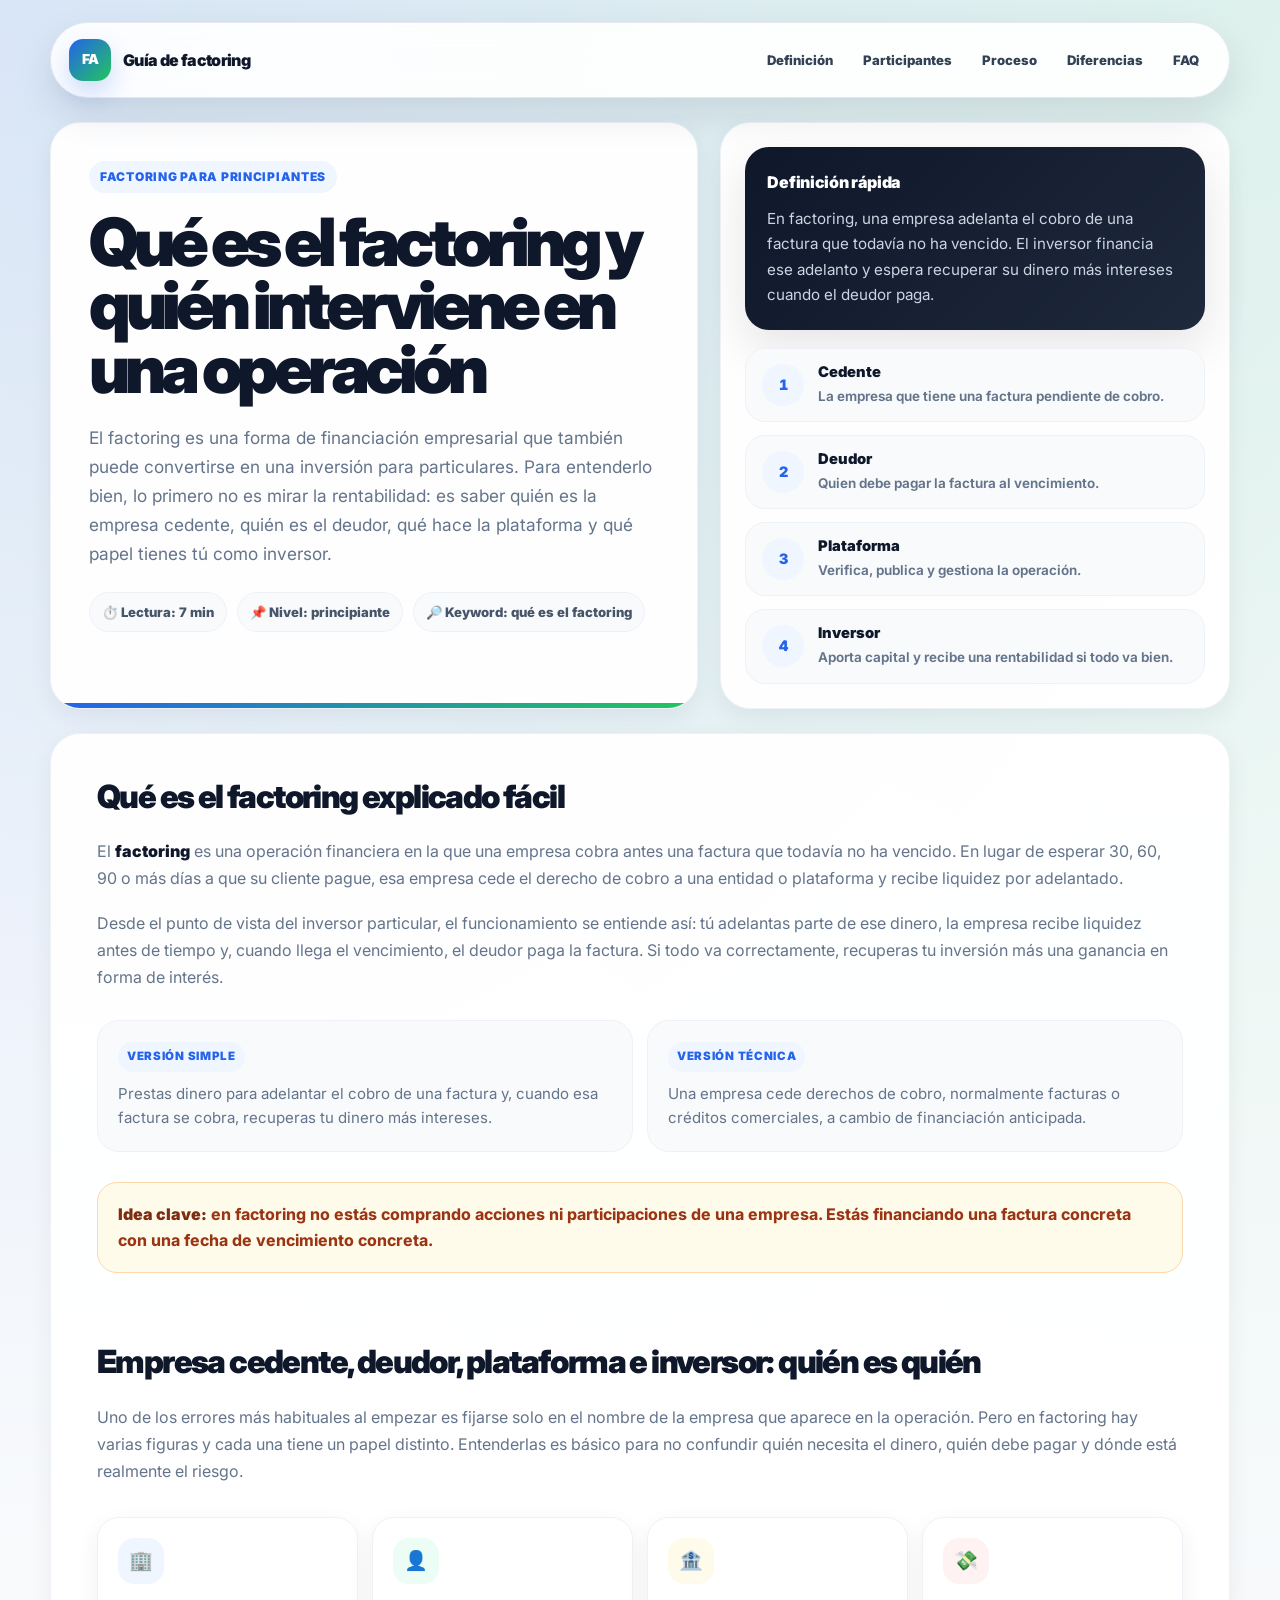
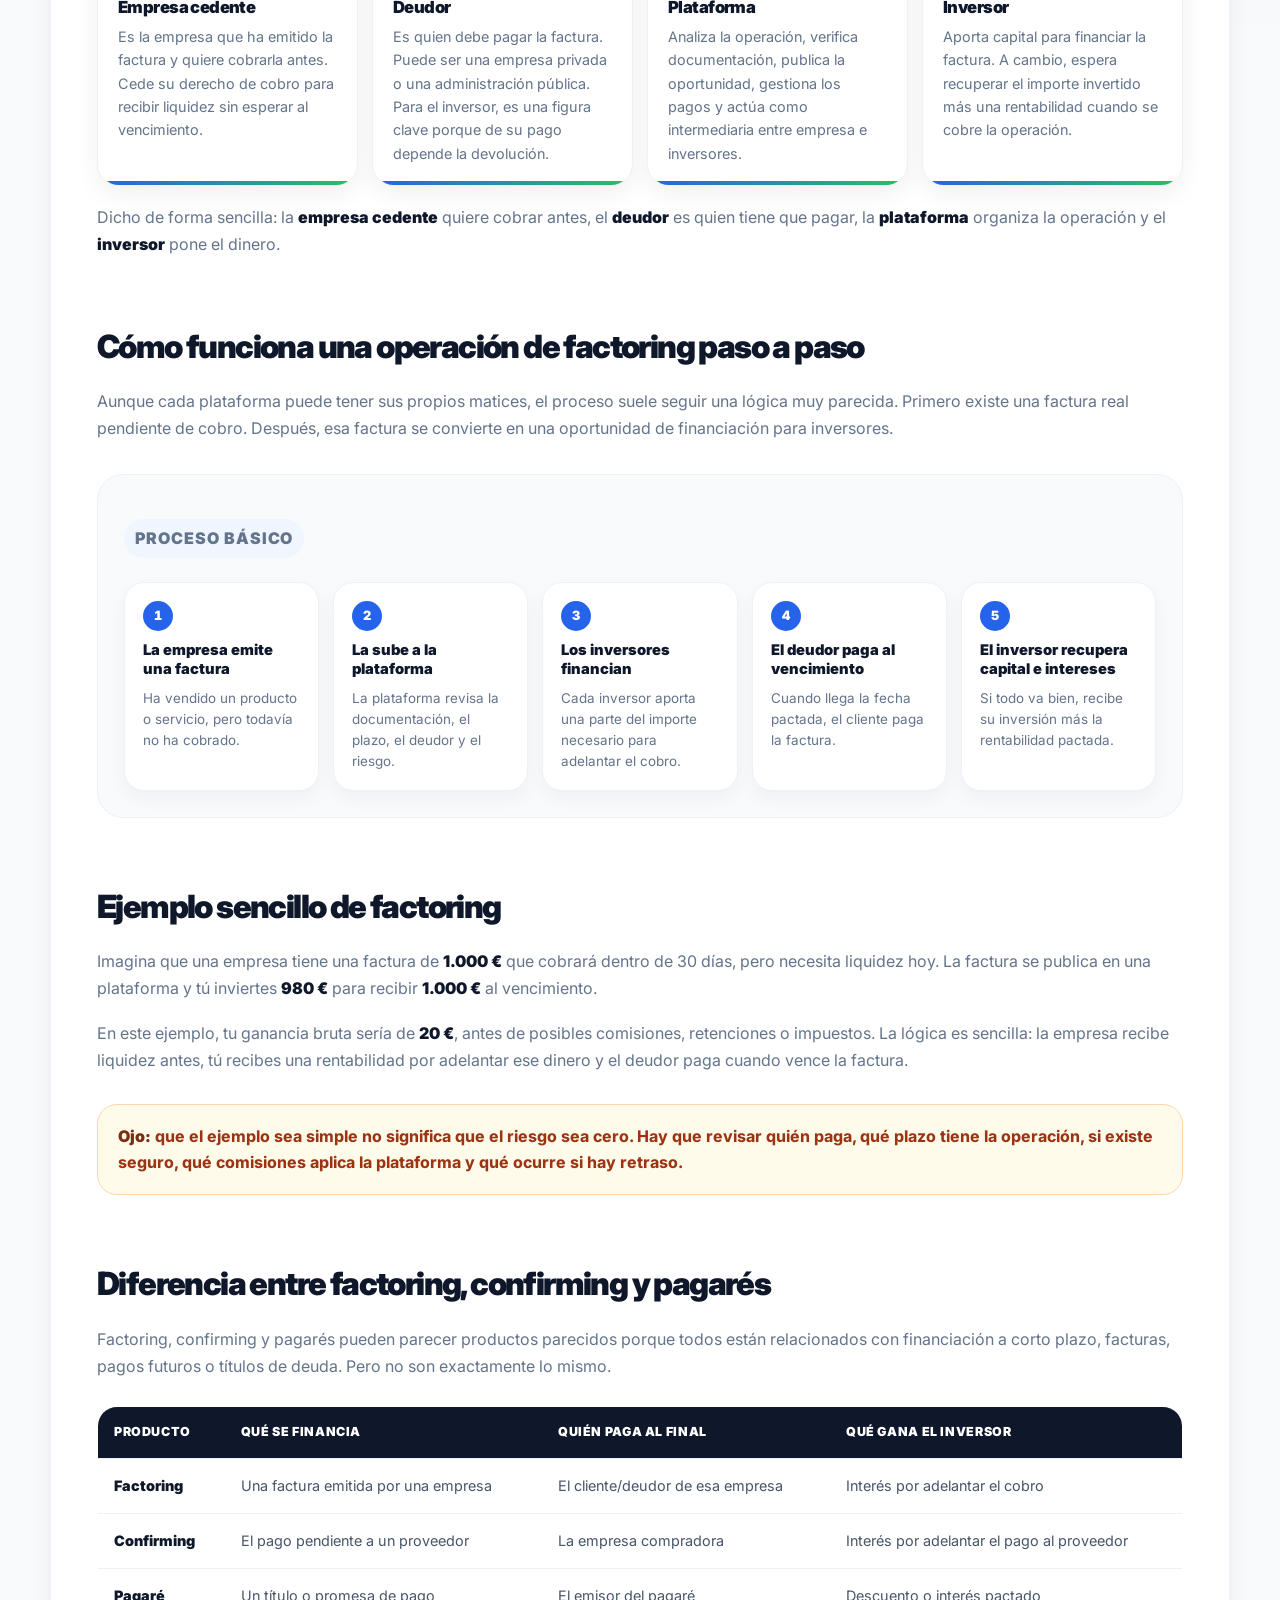
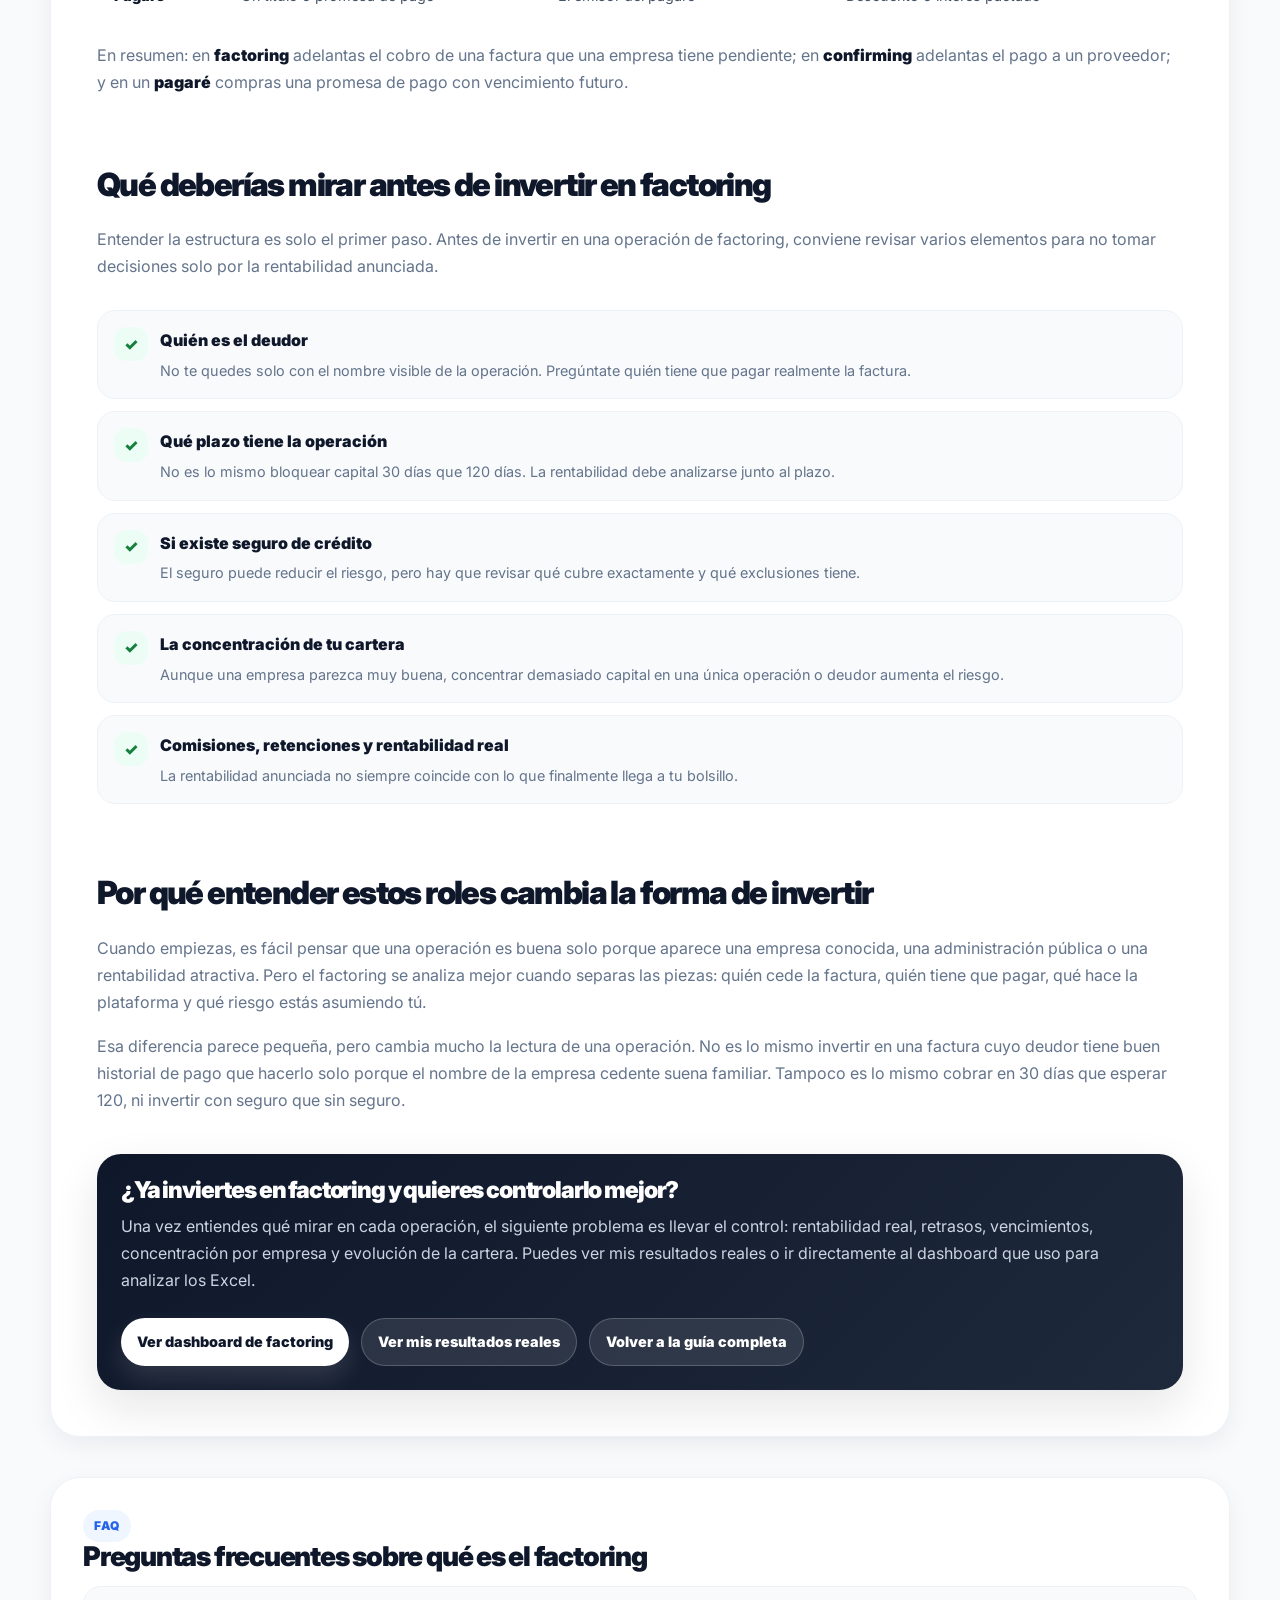
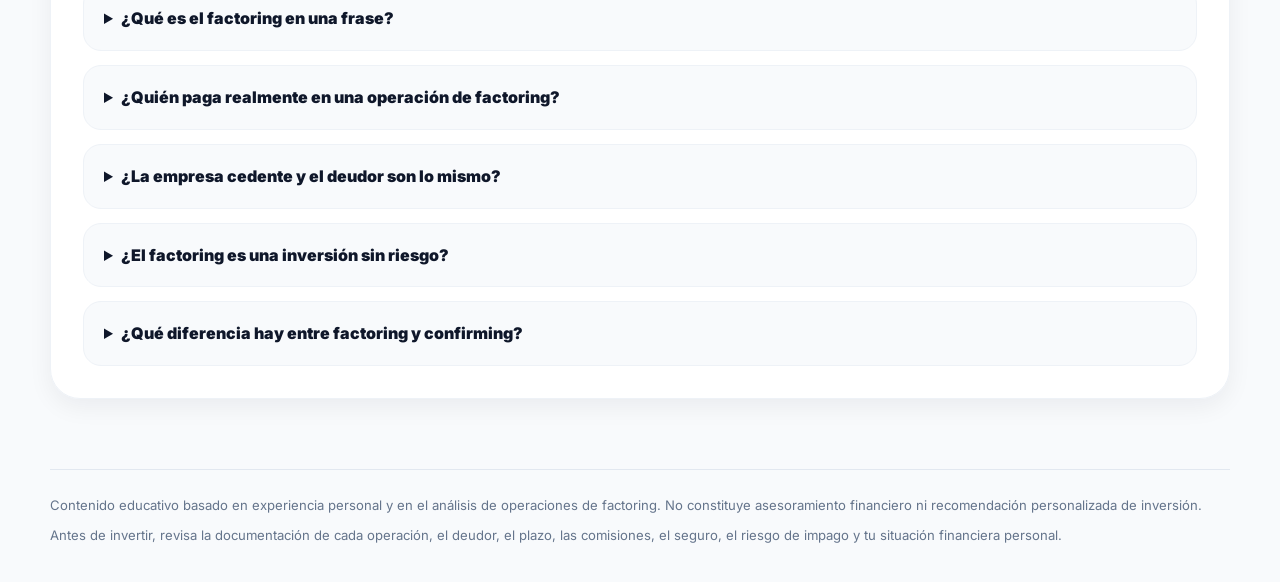
<file: que-es-el-factoring.html>
<!DOCTYPE html>
<html lang="es">
<head>
  <meta charset="UTF-8" />
  <meta name="viewport" content="width=device-width, initial-scale=1.0" />

  <title>Qué es el factoring: cedente, deudor, plataforma e inversor</title>
  <meta name="description" content="Qué es el factoring explicado fácil: cómo funciona una operación, quién es la empresa cedente, quién es el deudor, qué hace la plataforma y qué papel tiene el inversor." />
  <meta name="robots" content="index, follow" />
  <link rel="canonical" href="https://anblanch.github.io/guia-factoring/blog/que-es-el-factoring.html" />

  <meta property="og:type" content="article" />
  <meta property="og:title" content="Qué es el factoring: cedente, deudor, plataforma e inversor" />
  <meta property="og:description" content="Entiende de forma sencilla cómo funciona el factoring, quién interviene en una operación y qué debes mirar antes de invertir." />
  <meta property="og:url" content="https://anblanch.github.io/guia-factoring/blog/que-es-el-factoring.html" />
  <meta property="og:image" content="https://anblanch.github.io/guia-factoring/factoring-og.jpg" />

  <meta name="twitter:card" content="summary_large_image" />
  <meta name="twitter:title" content="Qué es el factoring" />
  <meta name="twitter:description" content="Diferencia entre empresa cedente, deudor, plataforma e inversor en una operación de factoring." />

  <link rel="preconnect" href="https://fonts.googleapis.com" />
  <link rel="preconnect" href="https://fonts.gstatic.com" crossorigin />
  <link href="https://fonts.googleapis.com/css2?family=Inter:wght@400;500;600;700;800;900&display=swap" rel="stylesheet" />

  <script type="application/ld+json">
  {
    "@context": "https://schema.org",
    "@type": "Article",
    "headline": "Qué es el factoring: diferencia entre cedente, deudor, plataforma e inversor",
    "description": "Guía sencilla para entender qué es el factoring, cómo funciona una operación paso a paso y qué papel tiene cada participante.",
    "author": {
      "@type": "Person",
      "name": "Ángela Blanch"
    },
    "inLanguage": "es",
    "datePublished": "2026-07-16",
    "dateModified": "2026-07-16",
    "mainEntityOfPage": "https://anblanch.github.io/guia-factoring/blog/que-es-el-factoring.html"
  }
  </script>

  <script type="application/ld+json">
  {
    "@context": "https://schema.org",
    "@type": "BreadcrumbList",
    "itemListElement": [
      {
        "@type": "ListItem",
        "position": 1,
        "name": "Guía de factoring",
        "item": "https://anblanch.github.io/guia-factoring/"
      },
      {
        "@type": "ListItem",
        "position": 2,
        "name": "Blog",
        "item": "https://anblanch.github.io/guia-factoring/blog/"
      },
      {
        "@type": "ListItem",
        "position": 3,
        "name": "Qué es el factoring",
        "item": "https://anblanch.github.io/guia-factoring/blog/que-es-el-factoring.html"
      }
    ]
  }
  </script>

  <script type="application/ld+json">
  {
    "@context": "https://schema.org",
    "@type": "FAQPage",
    "mainEntity": [
      {
        "@type": "Question",
        "name": "¿Qué es el factoring explicado fácil?",
        "acceptedAnswer": {
          "@type": "Answer",
          "text": "El factoring es una operación financiera en la que una empresa adelanta el cobro de una factura. En inversión participativa, el inversor financia ese adelanto y espera recuperar su dinero más una rentabilidad cuando el deudor paga la factura."
        }
      },
      {
        "@type": "Question",
        "name": "¿Quién es la empresa cedente en factoring?",
        "acceptedAnswer": {
          "@type": "Answer",
          "text": "La empresa cedente es la empresa que ha emitido la factura y que quiere cobrar antes de su vencimiento. Cede su derecho de cobro a cambio de recibir liquidez inmediata."
        }
      },
      {
        "@type": "Question",
        "name": "¿Quién es el deudor en una operación de factoring?",
        "acceptedAnswer": {
          "@type": "Answer",
          "text": "El deudor es el cliente que debe pagar la factura al vencimiento. Para el inversor es una figura clave porque, en la práctica, la recuperación del dinero depende de que ese deudor pague correctamente."
        }
      },
      {
        "@type": "Question",
        "name": "¿Es lo mismo factoring que confirming?",
        "acceptedAnswer": {
          "@type": "Answer",
          "text": "No. En factoring se adelanta el cobro de una factura emitida por una empresa. En confirming se adelanta el pago que una empresa debe a un proveedor. La estructura se parece, pero el flujo económico no es exactamente el mismo."
        }
      }
    ]
  }
  </script>

  <style>
    :root {
      --bg-page: #f8fafc;
      --bg-card: #ffffff;
      --bg-soft: #f1f5f9;
      --text-main: #0f172a;
      --text-muted: #64748b;
      --text-soft: #94a3b8;
      --primary: #2563eb;
      --primary-dark: #1d4ed8;
      --primary-soft: #eff6ff;
      --green: #22c55e;
      --green-dark: #15803d;
      --green-soft: #ecfdf5;
      --orange: #f59e0b;
      --orange-soft: #fffbeb;
      --red: #ef4444;
      --red-soft: #fef2f2;
      --border: #e2e8f0;
      --border-soft: #eef2f7;
      --radius-md: 16px;
      --radius-lg: 22px;
      --radius-xl: 30px;
      --shadow-sm: 0 8px 24px rgba(15, 23, 42, 0.06);
      --shadow-md: 0 18px 46px rgba(15, 23, 42, 0.10);
      --shadow-lg: 0 28px 80px rgba(15, 23, 42, 0.16);
      --max-width: 1180px;
    }

    * { box-sizing: border-box; margin: 0; padding: 0; }
    html { scroll-behavior: smooth; scroll-padding-top: 120px; }

    body {
      min-height: 100vh;
      font-family: Inter, -apple-system, BlinkMacSystemFont, "Segoe UI", Roboto, Helvetica, Arial, sans-serif;
      background:
        radial-gradient(circle at top left, rgba(37, 99, 235, 0.13), transparent 28%),
        radial-gradient(circle at top right, rgba(34, 197, 94, 0.10), transparent 30%),
        var(--bg-page);
      color: var(--text-main);
      line-height: 1.68;
    }

    a { color: inherit; text-decoration: none; }
    p { margin: 0; }
    strong { font-weight: 900; color: var(--text-main); }

    .topbar {
      position: sticky;
      top: 18px;
      z-index: 50;
      width: calc(100% - 36px);
      max-width: var(--max-width);
      margin: 22px auto;
      padding: 16px 18px;
      display: flex;
      justify-content: space-between;
      align-items: center;
      gap: 18px;
      background: rgba(255, 255, 255, 0.92);
      border: 1px solid rgba(226, 232, 240, 0.92);
      border-radius: 999px;
      box-shadow: 0 16px 38px rgba(15, 23, 42, 0.10);
      backdrop-filter: blur(16px);
    }

    .brand {
      display: flex;
      align-items: center;
      gap: 12px;
      min-width: 0;
      font-weight: 950;
      letter-spacing: -0.04em;
    }

    .brand-mark {
      width: 42px;
      height: 42px;
      border-radius: 14px;
      display: grid;
      place-items: center;
      background: linear-gradient(135deg, var(--primary), var(--green));
      color: #ffffff;
      font-size: 0.86rem;
      box-shadow: 0 12px 26px rgba(37, 99, 235, 0.24);
      flex: 0 0 auto;
    }

    .topnav {
      display: flex;
      align-items: center;
      gap: 6px;
      overflow-x: auto;
      scrollbar-width: none;
    }
    .topnav::-webkit-scrollbar { display: none; }

    .topnav a {
      padding: 8px 12px;
      border-radius: 999px;
      color: #334155;
      font-size: 0.82rem;
      font-weight: 850;
      white-space: nowrap;
      transition: background 0.2s ease, color 0.2s ease, transform 0.2s ease;
    }
    .topnav a:hover {
      transform: translateY(-1px);
      background: var(--primary-soft);
      color: var(--primary);
    }

    .container {
      width: calc(100% - 36px);
      max-width: var(--max-width);
      margin: 0 auto 70px;
    }

    .hero {
      display: grid;
      grid-template-columns: minmax(0, 1.12fr) minmax(330px, 0.88fr);
      gap: 22px;
      align-items: stretch;
      margin-top: 24px;
    }

    .hero-main,
    .hero-side,
    .card,
    .toc,
    .article-card,
    .cta-panel,
    .faq-card {
      background: rgba(255, 255, 255, 0.96);
      border: 1px solid var(--border-soft);
      border-radius: var(--radius-xl);
      box-shadow: var(--shadow-sm);
    }

    .hero-main {
      position: relative;
      overflow: hidden;
      padding: 38px;
    }
    .hero-main::after {
      content: "";
      position: absolute;
      inset: auto 0 0 0;
      height: 5px;
      background: linear-gradient(90deg, var(--primary), var(--green));
    }

    .eyebrow {
      display: inline-flex;
      align-items: center;
      gap: 7px;
      width: fit-content;
      padding: 6px 11px;
      border-radius: 999px;
      background: var(--primary-soft);
      color: var(--primary);
      font-size: 0.75rem;
      font-weight: 900;
      letter-spacing: 0.06em;
      text-transform: uppercase;
    }

    h1 {
      margin-top: 18px;
      max-width: 880px;
      color: var(--text-main);
      font-size: clamp(2.25rem, 5.2vw, 4.75rem);
      line-height: 0.95;
      letter-spacing: -0.075em;
      font-weight: 950;
    }

    .hero-lead {
      margin-top: 22px;
      max-width: 780px;
      color: var(--text-muted);
      font-size: 1.08rem;
    }

    .hero-meta {
      display: flex;
      align-items: center;
      flex-wrap: wrap;
      gap: 10px;
      margin-top: 24px;
    }

    .pill {
      display: inline-flex;
      align-items: center;
      gap: 7px;
      padding: 8px 12px;
      border-radius: 999px;
      background: #f8fafc;
      border: 1px solid var(--border-soft);
      color: #475569;
      font-size: 0.82rem;
      font-weight: 850;
    }

    .hero-side {
      padding: 24px;
      display: flex;
      flex-direction: column;
      justify-content: space-between;
      gap: 18px;
    }

    .definition-box {
      padding: 22px;
      border-radius: 24px;
      background: linear-gradient(135deg, #0f172a, #1e293b);
      color: #ffffff;
      box-shadow: var(--shadow-md);
    }
    .definition-box h2 {
      font-size: 1rem;
      font-weight: 950;
      letter-spacing: -0.02em;
      margin-bottom: 10px;
    }
    .definition-box p {
      color: #cbd5e1;
      font-size: 0.95rem;
    }

    .quick-list {
      display: grid;
      gap: 13px;
    }

    .quick-item {
      display: grid;
      grid-template-columns: 42px 1fr;
      gap: 14px;
      align-items: center;
      padding: 15px 16px;
      border-radius: 20px;
      background: #f8fafc;
      border: 1px solid var(--border-soft);
    }
    .quick-item .quick-icon {
      width: 42px;
      height: 42px;
      flex: 0 0 42px;
      border-radius: 50%;
      display: inline-flex;
      align-items: center;
      justify-content: center;
      background: var(--primary-soft);
      color: var(--primary);
      font-size: 0.9rem;
      font-weight: 950;
      line-height: 1;
      font-variant-numeric: tabular-nums;
      text-align: center;
    }
    .quick-item strong { display: block; font-size: 0.92rem; line-height: 1.2; }
    .quick-item div > span { display: block; margin-top: 5px; color: var(--text-muted); font-size: 0.84rem; line-height: 1.45; font-weight: 650; }

    .layout {
      width: 100%;
      display: block;
      margin-top: 24px;
    }

    .layout > .article-card {
      width: 100%;
    }

    .toc {
      position: sticky;
      top: 110px;
      padding: 22px;
      border-radius: 24px;
    }
    .toc h2 {
      font-size: 0.82rem;
      color: var(--text-muted);
      text-transform: uppercase;
      letter-spacing: 0.07em;
      margin-bottom: 12px;
    }
    .toc a {
      display: block;
      padding: 9px 0;
      color: #334155;
      font-size: 0.9rem;
      font-weight: 780;
      border-bottom: 1px solid var(--border-soft);
    }
    .toc a:hover { color: var(--primary); }

    .article-card {
      padding: 46px;
      border-radius: var(--radius-xl);
    }

    .article-card section {
      scroll-margin-top: 130px;
    }

    .article-card section + section {
      margin-top: 68px;
      padding-top: 4px;
    }

    .article-card h2 {
      margin: 0 0 24px;
      color: var(--text-main);
      font-size: clamp(1.6rem, 2.5vw, 2.25rem);
      line-height: 1.08;
      letter-spacing: -0.05em;
      font-weight: 950;
    }

    .article-card h3 {
      margin: 34px 0 14px;
      color: var(--text-main);
      font-size: 1.22rem;
      line-height: 1.18;
      letter-spacing: -0.035em;
      font-weight: 950;
    }

    .article-card p {
      margin-top: 18px;
      color: var(--text-muted);
      font-size: 1rem;
    }

    .article-card h2 + p,
    .article-card h3 + p {
      margin-top: 0;
    }

    .article-card p + p {
      margin-top: 18px;
    }

    .article-card ul,
    .article-card ol {
      margin: 18px 0 0 24px;
      color: var(--text-muted);
    }
    .article-card li { margin-top: 10px; padding-left: 6px; }

    .note {
      margin-top: 30px;
      padding: 18px 20px;
      border-radius: 20px;
      background: var(--orange-soft);
      border: 1px solid #fed7aa;
      color: #9a3412;
      font-weight: 750;
    }
    .note strong { color: #7c2d12; }

    .simple-definition {
      margin-top: 30px;
      display: grid;
      grid-template-columns: repeat(2, minmax(0, 1fr));
      gap: 14px;
    }

    .mini-card {
      padding: 20px;
      border-radius: 22px;
      background: #f8fafc;
      border: 1px solid var(--border-soft);
    }
    .mini-card .label {
      display: inline-flex;
      margin-bottom: 10px;
      padding: 5px 9px;
      border-radius: 999px;
      background: var(--primary-soft);
      color: var(--primary);
      font-size: 0.72rem;
      font-weight: 950;
      text-transform: uppercase;
      letter-spacing: 0.06em;
    }
    .mini-card p { margin-top: 0; font-size: 0.94rem; line-height: 1.62; }

    .roles-grid {
      margin-top: 32px;
      display: grid;
      grid-template-columns: repeat(4, minmax(0, 1fr));
      gap: 14px;
    }

    .role-card {
      position: relative;
      overflow: hidden;
      padding: 20px;
      min-height: 220px;
      border-radius: 22px;
      background: #ffffff;
      border: 1px solid var(--border-soft);
      box-shadow: var(--shadow-sm);
    }
    .role-card::after {
      content: "";
      position: absolute;
      inset: auto 0 0 0;
      height: 4px;
      background: linear-gradient(90deg, var(--primary), var(--green));
    }
    .role-icon {
      width: 46px;
      height: 46px;
      display: grid;
      place-items: center;
      margin-bottom: 14px;
      border-radius: 16px;
      background: var(--primary-soft);
      color: var(--primary);
      font-size: 1.2rem;
    }
    .role-card.green .role-icon { background: var(--green-soft); color: var(--green-dark); }
    .role-card.orange .role-icon { background: var(--orange-soft); color: #b45309; }
    .role-card.red .role-icon { background: var(--red-soft); color: var(--red); }
    .role-card h3 { margin: 0 0 8px; font-size: 1.04rem; }
    .role-card p { margin-top: 0; font-size: 0.9rem; line-height: 1.62; }

    .flow {
      margin-top: 32px;
      padding: 26px;
      border-radius: 26px;
      background: #f8fafc;
      border: 1px solid var(--border-soft);
    }

    .flow-steps {
      display: grid;
      grid-template-columns: repeat(5, minmax(0, 1fr));
      gap: 14px;
      margin-top: 24px;
    }

    .flow-step {
      position: relative;
      padding: 18px;
      border-radius: 20px;
      background: #ffffff;
      border: 1px solid var(--border-soft);
      box-shadow: 0 8px 18px rgba(15, 23, 42, 0.045);
    }
    .flow-step span {
      display: inline-flex;
      align-items: center;
      justify-content: center;
      width: 30px;
      height: 30px;
      margin-bottom: 10px;
      border-radius: 50%;
      background: var(--primary);
      color: #ffffff;
      font-size: 0.8rem;
      font-weight: 950;
      line-height: 1;
      font-variant-numeric: tabular-nums;
      text-align: center;
    }
    .flow-step strong { display: block; font-size: 0.92rem; line-height: 1.25; }
    .flow-step p { margin-top: 10px; font-size: 0.84rem; line-height: 1.55; }

    .comparison-table {
      width: 100%;
      min-width: 720px;
      margin-top: 26px;
      border-collapse: collapse;
      overflow: hidden;
      border-radius: 20px;
      background: #ffffff;
      border: 1px solid var(--border-soft);
    }
    .comparison-table th,
    .comparison-table td {
      padding: 15px 16px;
      text-align: left;
      border-bottom: 1px solid var(--border-soft);
      color: #475569;
      font-size: 0.9rem;
    }
    .comparison-table th {
      background: #0f172a;
      color: #ffffff;
      font-size: 0.78rem;
      font-weight: 950;
      text-transform: uppercase;
      letter-spacing: 0.05em;
    }
    .comparison-table td:first-child {
      color: var(--text-main);
      font-weight: 900;
    }

    .table-wrap {
      width: 100%;
      overflow-x: auto;
      border-radius: 20px;
    }

    .checklist {
      margin-top: 30px;
      display: grid;
      gap: 12px;
    }
    .check-item {
      display: grid;
      grid-template-columns: 34px 1fr;
      gap: 12px;
      align-items: start;
      padding: 16px;
      border-radius: 18px;
      background: #f8fafc;
      border: 1px solid var(--border-soft);
    }
    .check-mark {
      width: 34px;
      height: 34px;
      display: grid;
      place-items: center;
      border-radius: 13px;
      background: var(--green-soft);
      color: var(--green-dark);
      font-weight: 950;
    }
    .check-item strong { display: block; }
    .check-item p { margin-top: 6px; font-size: 0.9rem; line-height: 1.55; }

    .inline-cta {
      margin-top: 40px;
      padding: 24px;
      border-radius: 24px;
      background: linear-gradient(135deg, #0f172a, #1e293b);
      color: #ffffff;
      box-shadow: var(--shadow-md);
    }
    .inline-cta h2 {
      margin: 0 0 10px;
      color: #ffffff;
      font-size: 1.45rem;
    }
    .inline-cta p { color: #cbd5e1; }

    .btn-row {
      display: flex;
      flex-wrap: wrap;
      gap: 12px;
      margin-top: 24px;
    }
    .btn {
      display: inline-flex;
      align-items: center;
      justify-content: center;
      min-height: 44px;
      padding: 11px 16px;
      border-radius: 999px;
      font-size: 0.9rem;
      font-weight: 880;
      transition: transform 0.2s ease, box-shadow 0.2s ease, background 0.2s ease;
    }
    .btn:hover { transform: translateY(-1px); }
    .btn-primary {
      background: #ffffff;
      color: #0f172a;
      box-shadow: 0 12px 26px rgba(255, 255, 255, 0.12);
    }
    .btn-secondary {
      background: rgba(255, 255, 255, 0.10);
      color: #ffffff;
      border: 1px solid rgba(255, 255, 255, 0.20);
    }

    .faq-card {
      margin-top: 40px;
      padding: 32px;
      border-radius: var(--radius-xl);
    }
    .faq-card h2 {
      margin: 0 0 14px;
      font-size: 1.7rem;
      letter-spacing: -0.045em;
      line-height: 1.1;
      font-weight: 950;
    }
    details {
      margin-top: 14px;
      padding: 18px 20px;
      border-radius: 18px;
      background: #f8fafc;
      border: 1px solid var(--border-soft);
    }
    summary {
      cursor: pointer;
      color: var(--text-main);
      font-weight: 900;
    }
    details p {
      margin-top: 12px;
      color: var(--text-muted);
      font-size: 0.96rem;
    }

    .footer {
      width: calc(100% - 36px);
      max-width: var(--max-width);
      margin: 0 auto 36px;
      padding-top: 24px;
      color: var(--text-muted);
      font-size: 0.82rem;
      border-top: 1px solid var(--border);
    }
    .footer p + p { margin-top: 8px; }

    @media (max-width: 1050px) {
      .hero { grid-template-columns: 1fr; }
      .toc { position: static; }
      .roles-grid { grid-template-columns: repeat(2, minmax(0, 1fr)); }
      .flow-steps { grid-template-columns: repeat(2, minmax(0, 1fr)); }
    }

    @media (max-width: 720px) {
      .topbar {
        border-radius: 24px;
        align-items: flex-start;
        flex-direction: column;
      }
      .topnav { width: 100%; }
      .hero-main,
      .article-card,
      .faq-card { padding: 26px; }
      .article-card section + section { margin-top: 52px; }
      h1 { font-size: 2.35rem; }
      .simple-definition,
      .roles-grid,
      .flow-steps { grid-template-columns: 1fr; }
      .btn { width: 100%; }
    }
  </style>
</head>

<body>
  <header class="topbar">
    <a class="brand" href="https://anblanch.github.io/guia-factoring/" aria-label="Volver a la guía de factoring">
      <span class="brand-mark">FA</span>
      <span>Guía de factoring</span>
    </a>
    <nav class="topnav" aria-label="Navegación del artículo">
      <a href="#definicion">Definición</a>
      <a href="#roles">Participantes</a>
      <a href="#proceso">Proceso</a>
      <a href="#diferencias">Diferencias</a>
      <a href="#faq">FAQ</a>
    </nav>
  </header>

  <main class="container">
    <section class="hero">
      <article class="hero-main">
        <p class="eyebrow">Factoring para principiantes</p>
        <h1>Qué es el factoring y quién interviene en una operación</h1>
        <p class="hero-lead">
          El factoring es una forma de financiación empresarial que también puede convertirse en una inversión para particulares.
          Para entenderlo bien, lo primero no es mirar la rentabilidad: es saber quién es la empresa cedente, quién es el deudor,
          qué hace la plataforma y qué papel tienes tú como inversor.
        </p>
        <div class="hero-meta">
          <span class="pill">⏱️ Lectura: 7 min</span>
          <span class="pill">📌 Nivel: principiante</span>
          <span class="pill">🔎 Keyword: qué es el factoring</span>
        </div>
      </article>

      <aside class="hero-side" aria-label="Resumen rápido del artículo">
        <div class="definition-box">
          <h2>Definición rápida</h2>
          <p>
            En factoring, una empresa adelanta el cobro de una factura que todavía no ha vencido. El inversor financia ese adelanto y espera recuperar su dinero más intereses cuando el deudor paga.
          </p>
        </div>

        <div class="quick-list">
          <div class="quick-item"><span class="quick-icon">1</span><div><strong>Cedente</strong><span>La empresa que tiene una factura pendiente de cobro.</span></div></div>
          <div class="quick-item"><span class="quick-icon">2</span><div><strong>Deudor</strong><span>Quien debe pagar la factura al vencimiento.</span></div></div>
          <div class="quick-item"><span class="quick-icon">3</span><div><strong>Plataforma</strong><span>Verifica, publica y gestiona la operación.</span></div></div>
          <div class="quick-item"><span class="quick-icon">4</span><div><strong>Inversor</strong><span>Aporta capital y recibe una rentabilidad si todo va bien.</span></div></div>
        </div>
      </aside>
    </section>

    <section class="layout">

      <article class="article-card">
        <section id="definicion">
          <h2>Qué es el factoring explicado fácil</h2>
          <p>
            El <strong>factoring</strong> es una operación financiera en la que una empresa cobra antes una factura que todavía no ha vencido.
            En lugar de esperar 30, 60, 90 o más días a que su cliente pague, esa empresa cede el derecho de cobro a una entidad o plataforma y recibe liquidez por adelantado.
          </p>
          <p>
            Desde el punto de vista del inversor particular, el funcionamiento se entiende así: tú adelantas parte de ese dinero, la empresa recibe liquidez antes de tiempo y, cuando llega el vencimiento, el deudor paga la factura. Si todo va correctamente, recuperas tu inversión más una ganancia en forma de interés.
          </p>

          <div class="simple-definition">
            <div class="mini-card">
              <span class="label">Versión simple</span>
              <p>
                Prestas dinero para adelantar el cobro de una factura y, cuando esa factura se cobra, recuperas tu dinero más intereses.
              </p>
            </div>
            <div class="mini-card">
              <span class="label">Versión técnica</span>
              <p>
                Una empresa cede derechos de cobro, normalmente facturas o créditos comerciales, a cambio de financiación anticipada.
              </p>
            </div>
          </div>

          <div class="note">
            <strong>Idea clave:</strong> en factoring no estás comprando acciones ni participaciones de una empresa. Estás financiando una factura concreta con una fecha de vencimiento concreta.
          </div>
        </section>

        <section id="roles">
          <h2>Empresa cedente, deudor, plataforma e inversor: quién es quién</h2>
          <p>
            Uno de los errores más habituales al empezar es fijarse solo en el nombre de la empresa que aparece en la operación. Pero en factoring hay varias figuras y cada una tiene un papel distinto. Entenderlas es básico para no confundir quién necesita el dinero, quién debe pagar y dónde está realmente el riesgo.
          </p>

          <div class="roles-grid">
            <div class="role-card">
              <div class="role-icon">🏢</div>
              <h3>Empresa cedente</h3>
              <p>
                Es la empresa que ha emitido la factura y quiere cobrarla antes. Cede su derecho de cobro para recibir liquidez sin esperar al vencimiento.
              </p>
            </div>
            <div class="role-card green">
              <div class="role-icon">👤</div>
              <h3>Deudor</h3>
              <p>
                Es quien debe pagar la factura. Puede ser una empresa privada o una administración pública. Para el inversor, es una figura clave porque de su pago depende la devolución.
              </p>
            </div>
            <div class="role-card orange">
              <div class="role-icon">🏦</div>
              <h3>Plataforma</h3>
              <p>
                Analiza la operación, verifica documentación, publica la oportunidad, gestiona los pagos y actúa como intermediaria entre empresa e inversores.
              </p>
            </div>
            <div class="role-card red">
              <div class="role-icon">💸</div>
              <h3>Inversor</h3>
              <p>
                Aporta capital para financiar la factura. A cambio, espera recuperar el importe invertido más una rentabilidad cuando se cobre la operación.
              </p>
            </div>
          </div>

          <p>
            Dicho de forma sencilla: la <strong>empresa cedente</strong> quiere cobrar antes, el <strong>deudor</strong> es quien tiene que pagar, la <strong>plataforma</strong> organiza la operación y el <strong>inversor</strong> pone el dinero.
          </p>
        </section>

        <section id="proceso">
          <h2>Cómo funciona una operación de factoring paso a paso</h2>
          <p>
            Aunque cada plataforma puede tener sus propios matices, el proceso suele seguir una lógica muy parecida. Primero existe una factura real pendiente de cobro. Después, esa factura se convierte en una oportunidad de financiación para inversores.
          </p>

          <div class="flow">
            <p class="eyebrow">Proceso básico</p>
            <div class="flow-steps">
              <div class="flow-step">
                <span>1</span>
                <strong>La empresa emite una factura</strong>
                <p>Ha vendido un producto o servicio, pero todavía no ha cobrado.</p>
              </div>
              <div class="flow-step">
                <span>2</span>
                <strong>La sube a la plataforma</strong>
                <p>La plataforma revisa la documentación, el plazo, el deudor y el riesgo.</p>
              </div>
              <div class="flow-step">
                <span>3</span>
                <strong>Los inversores financian</strong>
                <p>Cada inversor aporta una parte del importe necesario para adelantar el cobro.</p>
              </div>
              <div class="flow-step">
                <span>4</span>
                <strong>El deudor paga al vencimiento</strong>
                <p>Cuando llega la fecha pactada, el cliente paga la factura.</p>
              </div>
              <div class="flow-step">
                <span>5</span>
                <strong>El inversor recupera capital e intereses</strong>
                <p>Si todo va bien, recibe su inversión más la rentabilidad pactada.</p>
              </div>
            </div>
          </div>
        </section>

        <section id="ejemplo">
          <h2>Ejemplo sencillo de factoring</h2>
          <p>
            Imagina que una empresa tiene una factura de <strong>1.000 €</strong> que cobrará dentro de 30 días, pero necesita liquidez hoy. La factura se publica en una plataforma y tú inviertes <strong>980 €</strong> para recibir <strong>1.000 €</strong> al vencimiento.
          </p>
          <p>
            En este ejemplo, tu ganancia bruta sería de <strong>20 €</strong>, antes de posibles comisiones, retenciones o impuestos. La lógica es sencilla: la empresa recibe liquidez antes, tú recibes una rentabilidad por adelantar ese dinero y el deudor paga cuando vence la factura.
          </p>
          <div class="note">
            <strong>Ojo:</strong> que el ejemplo sea simple no significa que el riesgo sea cero. Hay que revisar quién paga, qué plazo tiene la operación, si existe seguro, qué comisiones aplica la plataforma y qué ocurre si hay retraso.
          </div>
        </section>

        <section id="diferencias">
          <h2>Diferencia entre factoring, confirming y pagarés</h2>
          <p>
            Factoring, confirming y pagarés pueden parecer productos parecidos porque todos están relacionados con financiación a corto plazo, facturas, pagos futuros o títulos de deuda. Pero no son exactamente lo mismo.
          </p>

          <div class="table-wrap">
            <table class="comparison-table">
              <thead>
                <tr>
                  <th>Producto</th>
                  <th>Qué se financia</th>
                  <th>Quién paga al final</th>
                  <th>Qué gana el inversor</th>
                </tr>
              </thead>
              <tbody>
                <tr>
                  <td>Factoring</td>
                  <td>Una factura emitida por una empresa</td>
                  <td>El cliente/deudor de esa empresa</td>
                  <td>Interés por adelantar el cobro</td>
                </tr>
                <tr>
                  <td>Confirming</td>
                  <td>El pago pendiente a un proveedor</td>
                  <td>La empresa compradora</td>
                  <td>Interés por adelantar el pago al proveedor</td>
                </tr>
                <tr>
                  <td>Pagaré</td>
                  <td>Un título o promesa de pago</td>
                  <td>El emisor del pagaré</td>
                  <td>Descuento o interés pactado</td>
                </tr>
              </tbody>
            </table>
          </div>

          <p>
            En resumen: en <strong>factoring</strong> adelantas el cobro de una factura que una empresa tiene pendiente; en <strong>confirming</strong> adelantas el pago a un proveedor; y en un <strong>pagaré</strong> compras una promesa de pago con vencimiento futuro.
          </p>
        </section>

        <section id="mirar">
          <h2>Qué deberías mirar antes de invertir en factoring</h2>
          <p>
            Entender la estructura es solo el primer paso. Antes de invertir en una operación de factoring, conviene revisar varios elementos para no tomar decisiones solo por la rentabilidad anunciada.
          </p>

          <div class="checklist">
            <div class="check-item">
              <span class="check-mark">✓</span>
              <div>
                <strong>Quién es el deudor</strong>
                <p>No te quedes solo con el nombre visible de la operación. Pregúntate quién tiene que pagar realmente la factura.</p>
              </div>
            </div>
            <div class="check-item">
              <span class="check-mark">✓</span>
              <div>
                <strong>Qué plazo tiene la operación</strong>
                <p>No es lo mismo bloquear capital 30 días que 120 días. La rentabilidad debe analizarse junto al plazo.</p>
              </div>
            </div>
            <div class="check-item">
              <span class="check-mark">✓</span>
              <div>
                <strong>Si existe seguro de crédito</strong>
                <p>El seguro puede reducir el riesgo, pero hay que revisar qué cubre exactamente y qué exclusiones tiene.</p>
              </div>
            </div>
            <div class="check-item">
              <span class="check-mark">✓</span>
              <div>
                <strong>La concentración de tu cartera</strong>
                <p>Aunque una empresa parezca muy buena, concentrar demasiado capital en una única operación o deudor aumenta el riesgo.</p>
              </div>
            </div>
            <div class="check-item">
              <span class="check-mark">✓</span>
              <div>
                <strong>Comisiones, retenciones y rentabilidad real</strong>
                <p>La rentabilidad anunciada no siempre coincide con lo que finalmente llega a tu bolsillo.</p>
              </div>
            </div>
          </div>
        </section>

        <section>
          <h2>Por qué entender estos roles cambia la forma de invertir</h2>
          <p>
            Cuando empiezas, es fácil pensar que una operación es buena solo porque aparece una empresa conocida, una administración pública o una rentabilidad atractiva. Pero el factoring se analiza mejor cuando separas las piezas: quién cede la factura, quién tiene que pagar, qué hace la plataforma y qué riesgo estás asumiendo tú.
          </p>
          <p>
            Esa diferencia parece pequeña, pero cambia mucho la lectura de una operación. No es lo mismo invertir en una factura cuyo deudor tiene buen historial de pago que hacerlo solo porque el nombre de la empresa cedente suena familiar. Tampoco es lo mismo cobrar en 30 días que esperar 120, ni invertir con seguro que sin seguro.
          </p>

          <div class="inline-cta">
            <h2>¿Ya inviertes en factoring y quieres controlarlo mejor?</h2>
            <p>
              Una vez entiendes qué mirar en cada operación, el siguiente problema es llevar el control: rentabilidad real, retrasos, vencimientos, concentración por empresa y evolución de la cartera. Puedes ver mis resultados reales o ir directamente al dashboard que uso para analizar los Excel.
            </p>
            <div class="btn-row">
              <a class="btn btn-primary" href="https://anblanch.github.io/dashboard-factoring-landing/">Ver dashboard de factoring</a>
              <a class="btn btn-secondary" href="https://anblanch.github.io/guia-factoring/resultados-reales-factoring.html">Ver mis resultados reales</a>
              <a class="btn btn-secondary" href="https://anblanch.github.io/guia-factoring/">Volver a la guía completa</a>
            </div>
          </div>
        </section>
      </article>
    </section>

    <section class="faq-card" id="faq">
      <p class="eyebrow">FAQ</p>
      <h2>Preguntas frecuentes sobre qué es el factoring</h2>

      <details>
        <summary>¿Qué es el factoring en una frase?</summary>
        <p>El factoring es una operación en la que una empresa adelanta el cobro de una factura y el inversor obtiene una rentabilidad por financiar ese adelanto.</p>
      </details>

      <details>
        <summary>¿Quién paga realmente en una operación de factoring?</summary>
        <p>Quien paga al final es el deudor de la factura, es decir, el cliente que debe abonar esa factura en la fecha de vencimiento.</p>
      </details>

      <details>
        <summary>¿La empresa cedente y el deudor son lo mismo?</summary>
        <p>No. La empresa cedente es quien quiere cobrar antes. El deudor es quien debe pagar la factura. Confundir estas figuras puede llevar a analizar mal el riesgo.</p>
      </details>

      <details>
        <summary>¿El factoring es una inversión sin riesgo?</summary>
        <p>No. Puede tener plazos cortos y estar vinculado a facturas reales, pero sigue existiendo riesgo de retrasos, impago, concentración, falta de liquidez y riesgo de plataforma.</p>
      </details>

      <details>
        <summary>¿Qué diferencia hay entre factoring y confirming?</summary>
        <p>En factoring se adelanta el cobro de una factura emitida. En confirming se adelanta el pago a un proveedor. En ambos casos puede haber financiación, pero el flujo de la operación es distinto.</p>
      </details>
    </section>
  </main>

  <footer class="footer">
    <p>Contenido educativo basado en experiencia personal y en el análisis de operaciones de factoring. No constituye asesoramiento financiero ni recomendación personalizada de inversión.</p>
    <p>Antes de invertir, revisa la documentación de cada operación, el deudor, el plazo, las comisiones, el seguro, el riesgo de impago y tu situación financiera personal.</p>
  </footer>
</body>
</html>
</file>
